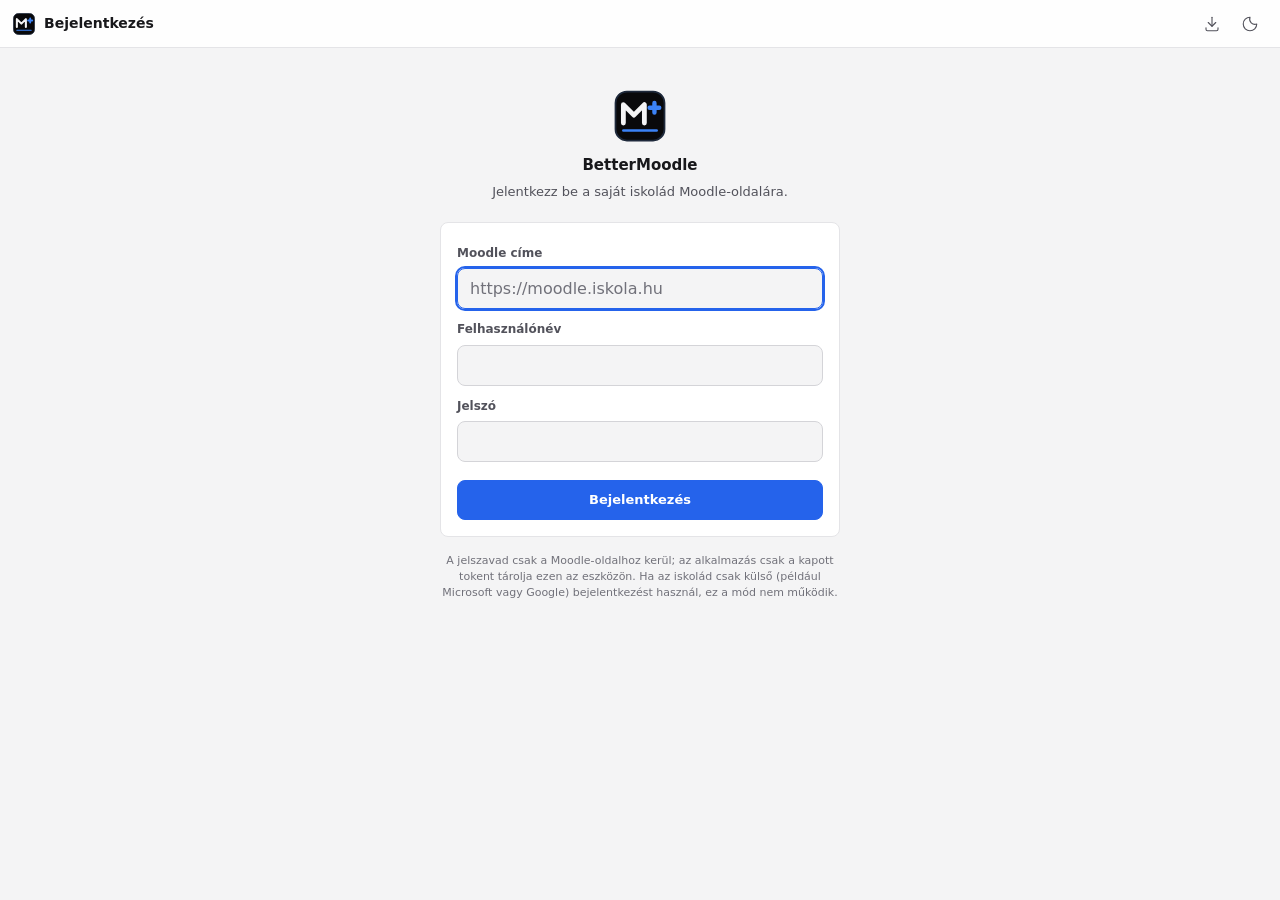
<file: webapp/index.html>
<!doctype html>
<html lang="hu">
<head>
  <meta charset="utf-8">
  <meta name="viewport" content="width=device-width, initial-scale=1, viewport-fit=cover">
  <meta http-equiv="Content-Security-Policy" content="default-src 'none'; script-src 'self'; style-src 'self'; img-src 'self' data: blob:; connect-src https: http://localhost:* http://127.0.0.1:*; media-src https: blob: http://localhost:* http://127.0.0.1:*; frame-src https://drive.google.com https://accounts.google.com https://www.youtube.com https://www.youtube-nocookie.com https://player.vimeo.com; manifest-src 'self'; worker-src 'self'; base-uri 'none'; form-action 'none'; object-src 'none'">
  <meta name="referrer" content="no-referrer">
  <title>BetterMoodle</title>
  <meta name="description" content="BetterMoodle: határidők, kurzusok és feladatbeadás a saját Moodle-oldaladról, egy telepíthető alkalmazásban.">
  <meta name="theme-color" content="#09090b" media="(prefers-color-scheme: dark)">
  <meta name="theme-color" content="#f4f4f5" media="(prefers-color-scheme: light)">
  <link rel="manifest" href="manifest.webmanifest">
  <link rel="icon" href="icons/logo.svg" type="image/svg+xml">
  <link rel="apple-touch-icon" href="icons/apple-touch-icon.png">
  <link rel="stylesheet" href="app.css">
  <script src="js/site.js" defer></script>
  <script src="js/api.js" defer></script>
  <script src="js/app.js" defer></script>
</head>
<body>
  <header class="topbar">
    <button id="bar-back" class="icon-btn" type="button" title="Vissza" aria-label="Vissza" hidden>
      <svg class="icon" viewBox="0 0 24 24" aria-hidden="true" focusable="false"><path d="M15 18l-6-6 6-6"/></svg>
    </button>
    <img class="bar-logo" src="icons/logo.svg" alt="" width="24" height="24">
    <span id="bar-title" class="bar-title">BetterMoodle</span>
    <div id="bar-actions" class="bar-actions"></div>
  </header>
  <main id="view" class="view">
    <noscript><p class="state">A BetterMoodle működéséhez engedélyezd a JavaScriptet.</p></noscript>
  </main>
  <div id="status" class="status" role="status" aria-live="polite" hidden></div>
  <dialog id="dialog" class="dialog"></dialog>
</body>
</html>
</file>
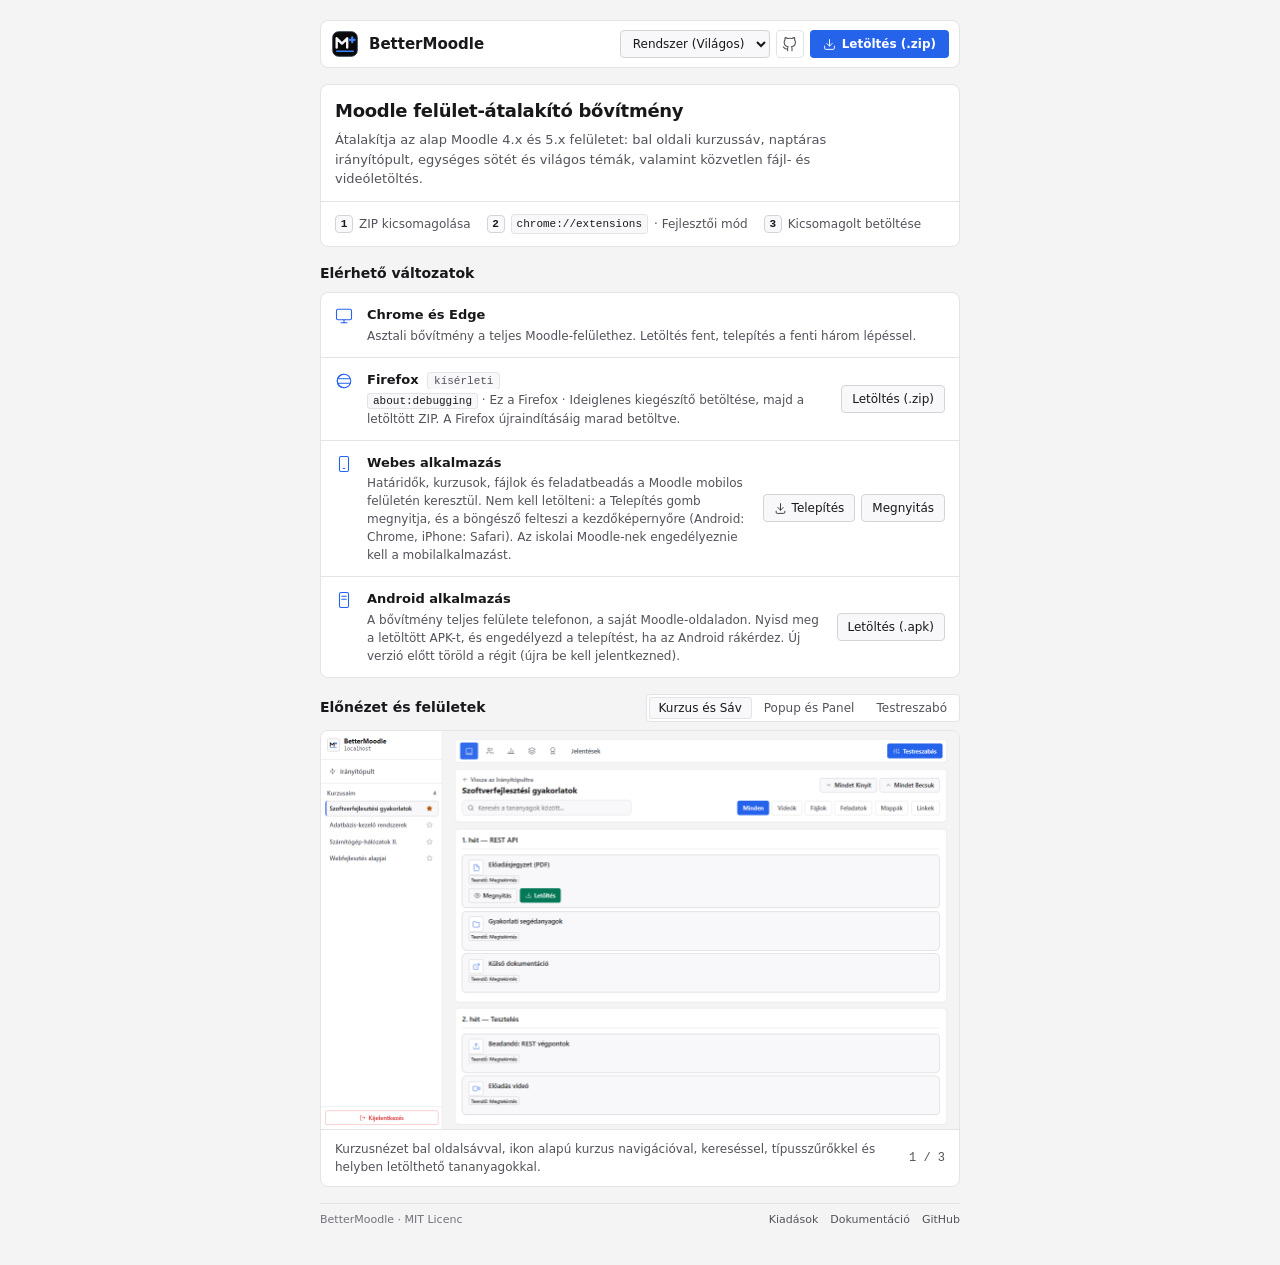
<file: website/index.html>
<!DOCTYPE html>
<html lang="hu">
<head>
  <meta charset="UTF-8" />
  <meta name="viewport" content="width=device-width, initial-scale=1.0" />
  <meta name="color-scheme" content="light dark" />
  <script>
    try {
      document.querySelector('meta[name="color-scheme"]').content = localStorage.getItem("color-scheme") ?? "light dark";
    } catch (_) {}
  </script>
  <title>BetterMoodle</title>
  <meta name="description" content="Moodle felület-átalakító bővítmény Chrome-hoz és Firefoxhoz, Android alkalmazással és telepíthető webes alkalmazással." />
  <link rel="canonical" href="https://csps0.github.io/BetterMoodle/" />

  <!-- Open Graph (Discord, Facebook, Instagram, Messenger, WhatsApp, LinkedIn) -->
  <meta property="og:type" content="website" />
  <meta property="og:site_name" content="BetterMoodle" />
  <meta property="og:locale" content="hu_HU" />
  <meta property="og:url" content="https://csps0.github.io/BetterMoodle/" />
  <meta property="og:title" content="BetterMoodle" />
  <meta property="og:description" content="Moodle felület-átalakító bővítmény Chrome-hoz és Firefoxhoz, telepíthető webes alkalmazással." />
  <meta property="og:image" content="https://csps0.github.io/BetterMoodle/assets/og-image.png?v=2" />
  <meta property="og:image:secure_url" content="https://csps0.github.io/BetterMoodle/assets/og-image.png?v=2" />
  <meta property="og:image:type" content="image/png" />
  <meta property="og:image:width" content="1200" />
  <meta property="og:image:height" content="630" />
  <meta property="og:image:alt" content="BetterMoodle felület előnézet" />

  <!-- Large preview card (X/Twitter; Discord also uses it to show the big image) -->
  <meta name="twitter:card" content="summary_large_image" />
  <meta name="twitter:title" content="BetterMoodle" />
  <meta name="twitter:description" content="Moodle felület-átalakító bővítmény Chrome-hoz és Firefoxhoz, telepíthető webes alkalmazással." />
  <meta name="twitter:image" content="https://csps0.github.io/BetterMoodle/assets/og-image.png?v=2" />
  <meta name="twitter:image:alt" content="BetterMoodle felület előnézet" />

  <!-- Embed accent (Discord side stripe) and mobile browser UI -->
  <meta name="theme-color" content="#2563eb" />

  <link rel="icon" type="image/svg+xml" href="assets/logo.svg" />
  <link rel="icon" type="image/png" sizes="32x32" href="assets/favicon-32.png" />
  <link rel="apple-touch-icon" sizes="180x180" href="assets/apple-touch-icon.png" />
  <link rel="stylesheet" href="styles.css" />
</head>
<body>
  <main class="page-shell">
    <!-- Top Control Bar -->
    <header class="top-control-bar" aria-label="Fő vezérlők">
      <div class="brand-group">
        <img src="assets/logo.svg" alt="BetterMoodle logó" class="brand-logo" width="28" height="28" />
        <div class="brand-meta">
          <span class="brand-name" title="BetterMoodle">BetterMoodle</span>
        </div>
      </div>

      <div class="top-actions">
        <select id="schemeSelect" class="scheme-select" aria-label="Megjelenési színmód">
          <option value="light dark">Rendszer</option>
          <option value="dark">Sötét</option>
          <option value="light">Világos</option>
        </select>

        <a
          href="https://github.com/CsPS0/BetterMoodle"
          target="_blank"
          rel="noopener noreferrer"
          class="btn-icon"
          title="BetterMoodle a GitHubon"
          aria-label="BetterMoodle a GitHubon"
        >
          <svg width="15" height="15" viewBox="0 0 24 24" fill="none" stroke="currentColor" stroke-width="1.75" stroke-linecap="round" stroke-linejoin="round" aria-hidden="true">
            <path d="M9 19c-5 1.5-5-2.5-7-3m14 6v-3.87a3.37 3.37 0 0 0-.94-2.61c3.14-.35 6.44-1.54 6.44-7A5.44 5.44 0 0 0 20 4.77 5.07 5.07 0 0 0 19.91 1S18.73.65 16 2.48a13.38 13.38 0 0 0-7 0C6.27.65 5.09 1 5.09 1A5.07 5.07 0 0 0 5 4.77a5.44 5.44 0 0 0-1.5 3.78c0 5.42 3.3 6.61 6.44 7A3.37 3.37 0 0 0 9 18.13V22" />
          </svg>
        </a>

        <a
          href="https://github.com/CsPS0/BetterMoodle/releases/latest/download/BetterMoodle.zip"
          class="btn-primary"
          title="Legújabb kiadás letöltése a GitHubról"
        >
          <svg width="13" height="13" viewBox="0 0 24 24" fill="none" stroke="currentColor" stroke-width="1.75" stroke-linecap="round" stroke-linejoin="round" aria-hidden="true">
            <path d="M21 15v4a2 2 0 0 1-2 2H5a2 2 0 0 1-2-2v-4" />
            <polyline points="7 10 12 15 17 10" />
            <line x1="12" y1="15" x2="12" y2="3" />
          </svg>
          <span>Letöltés (.zip)</span>
        </a>
      </div>
    </header>

    <!-- Introduction & Install Steps -->
    <section class="section-block" aria-labelledby="intro-heading">
      <div class="settings-group">
        <div class="settings-row">
          <div class="row-info">
            <h1 class="intro-title" id="intro-heading">Moodle felület-átalakító bővítmény</h1>
            <p class="intro-lead">
              Átalakítja az alap Moodle 4.x és 5.x felületet: bal oldali kurzussáv, naptáras irányítópult, egységes sötét és világos témák, valamint közvetlen fájl- és videóletöltés.
            </p>
          </div>
        </div>

        <div class="settings-row">
          <div class="step-strip" aria-label="Telepítési lépések Chrome-ban">
            <span class="step-item"><span class="step-num">1</span> ZIP kicsomagolása</span>
            <span class="step-item"><span class="step-num">2</span> <code>chrome://extensions</code> · Fejlesztői mód</span>
            <span class="step-item"><span class="step-num">3</span> Kicsomagolt betöltése</span>
          </div>
        </div>
      </div>
    </section>

    <!-- Platforms -->
    <section class="section-block" aria-labelledby="platforms-heading">
      <div class="section-bar">
        <h2 class="section-heading" id="platforms-heading">Elérhető változatok</h2>
      </div>
      <div class="settings-group">
        <div class="settings-row">
          <svg class="platform-icon" width="18" height="18" viewBox="0 0 24 24" fill="none" stroke="currentColor" stroke-width="1.5" stroke-linecap="round" stroke-linejoin="round" aria-hidden="true">
            <rect x="2" y="3" width="20" height="14" rx="2" />
            <line x1="8" y1="21" x2="16" y2="21" />
            <line x1="12" y1="17" x2="12" y2="21" />
          </svg>
          <div class="row-info">
            <span class="row-label">Chrome és Edge</span>
            <span class="row-desc">Asztali bővítmény a teljes Moodle-felülethez. Letöltés fent, telepítés a fenti három lépéssel.</span>
          </div>
        </div>

        <div class="settings-row">
          <svg class="platform-icon" width="18" height="18" viewBox="0 0 24 24" fill="none" stroke="currentColor" stroke-width="1.5" stroke-linecap="round" stroke-linejoin="round" aria-hidden="true">
            <circle cx="12" cy="12" r="9" />
            <path d="M12 3a9 9 0 0 0 0 18" />
            <path d="M3.6 9h16.8" />
            <path d="M3.6 15h16.8" />
          </svg>
          <div class="row-info">
            <span class="row-label">Firefox <span class="version-pill">kísérleti</span></span>
            <span class="row-desc"><code>about:debugging</code> · Ez a Firefox · Ideiglenes kiegészítő betöltése, majd a letöltött ZIP. A Firefox újraindításáig marad betöltve.</span>
          </div>
          <div class="row-control">
            <a href="https://github.com/CsPS0/BetterMoodle/releases/latest/download/BetterMoodle-firefox.zip" class="btn-secondary" title="Firefox-változat letöltése a GitHubról">Letöltés (.zip)</a>
          </div>
        </div>

        <div class="settings-row">
          <svg class="platform-icon" width="18" height="18" viewBox="0 0 24 24" fill="none" stroke="currentColor" stroke-width="1.5" stroke-linecap="round" stroke-linejoin="round" aria-hidden="true">
            <rect x="6" y="2" width="12" height="20" rx="2" />
            <line x1="11" y1="18" x2="13" y2="18" />
          </svg>
          <div class="row-info">
            <span class="row-label">Webes alkalmazás</span>
            <span class="row-desc">Határidők, kurzusok, fájlok és feladatbeadás a Moodle mobilos felületén keresztül. Nem kell letölteni: a Telepítés gomb megnyitja, és a böngésző felteszi a kezdőképernyőre (Android: Chrome, iPhone: Safari). Az iskolai Moodle-nek engedélyeznie kell a mobilalkalmazást.</span>
          </div>
          <div class="row-control">
            <a href="app/#/install" class="btn-secondary" title="A webes alkalmazás telepítése a kezdőképernyőre">
              <svg width="13" height="13" viewBox="0 0 24 24" fill="none" stroke="currentColor" stroke-width="1.5" stroke-linecap="round" stroke-linejoin="round" aria-hidden="true">
                <path d="M12 3v12" />
                <path d="M7 10l5 5 5-5" />
                <path d="M4 17v2a2 2 0 0 0 2 2h12a2 2 0 0 0 2-2v-2" />
              </svg>
              <span>Telepítés</span>
            </a>
            <a href="app/" class="btn-secondary" title="A webes alkalmazás megnyitása a böngészőben">Megnyitás</a>
          </div>
        </div>

        <div class="settings-row">
          <svg class="platform-icon" width="18" height="18" viewBox="0 0 24 24" fill="none" stroke="currentColor" stroke-width="1.5" stroke-linecap="round" stroke-linejoin="round" aria-hidden="true">
            <rect x="6" y="2" width="12" height="20" rx="2" />
            <path d="M9 7h6" />
            <path d="M9 11h6" />
          </svg>
          <div class="row-info">
            <span class="row-label">Android alkalmazás</span>
            <span class="row-desc">A bővítmény teljes felülete telefonon, a saját Moodle-oldaladon. Nyisd meg a letöltött APK-t, és engedélyezd a telepítést, ha az Android rákérdez. Új verzió előtt töröld a régit (újra be kell jelentkezned).</span>
          </div>
          <div class="row-control">
            <a href="https://github.com/CsPS0/BetterMoodle/releases/latest/download/BetterMoodle-android.apk" class="btn-secondary" title="Android alkalmazás letöltése a GitHubról">Letöltés (.apk)</a>
          </div>
        </div>
      </div>
    </section>

    <!-- Preview / Demo Screenshots -->
    <section class="section-block" aria-labelledby="preview-heading">
      <div class="section-bar">
        <h2 class="section-heading" id="preview-heading">Előnézet és felületek</h2>

        <div class="segment-tabs" role="tablist" aria-label="Előnézeti képernyők">
          <button
            type="button"
            class="segment-btn active"
            id="tab-dashboard"
            role="tab"
            aria-selected="true"
            aria-controls="panel-dashboard"
            data-target="dashboard"
          >
            Kurzus és Sáv
          </button>
          <button
            type="button"
            class="segment-btn"
            id="tab-popup"
            role="tab"
            aria-selected="false"
            aria-controls="panel-popup"
            data-target="popup"
          >
            Popup és Panel
          </button>
          <button
            type="button"
            class="segment-btn"
            id="tab-cinema"
            role="tab"
            aria-selected="false"
            aria-controls="panel-cinema"
            data-target="cinema"
          >
            Testreszabó
          </button>
        </div>
      </div>

      <div class="preview-card">
        <div class="preview-viewport">
          <div class="preview-panel" id="panel-dashboard" role="tabpanel" aria-labelledby="tab-dashboard">
            <picture>
              <source data-theme-source srcset="assets/preview-course-light.png" media="(prefers-color-scheme: light)" />
              <img
                src="assets/preview-course-dark.png"
                alt="BetterMoodle kurzusoldal bal oldalsávval, ikon alapú kurzus navigációval és szűrőkkel"
                class="preview-img"
                width="1280"
                height="800"
                fetchpriority="high"
              />
            </picture>
          </div>
          <div class="preview-panel" id="panel-popup" role="tabpanel" aria-labelledby="tab-popup" hidden>
            <picture>
              <source data-theme-source srcset="assets/preview-popup-light.png" media="(prefers-color-scheme: light)" />
              <img
                src="assets/preview-popup-dark.png"
                alt="BetterMoodle bővítmény popup és oldalsó panel"
                class="preview-img"
                width="1024"
                height="640"
                loading="lazy"
              />
            </picture>
          </div>
          <div class="preview-panel" id="panel-cinema" role="tabpanel" aria-labelledby="tab-cinema" hidden>
            <picture>
              <source data-theme-source srcset="assets/preview-customizer-light.png" media="(prefers-color-scheme: light)" />
              <img
                src="assets/preview-customizer-dark.png"
                alt="BetterMoodle naptáras irányítópult megnyitott Testreszabás panellel"
                class="preview-img"
                width="1280"
                height="800"
                loading="lazy"
              />
            </picture>
          </div>
        </div>
        <div class="preview-caption">
          <span id="previewCaptionText">Kurzusnézet bal oldalsávval, ikon alapú kurzus navigációval, kereséssel, típusszűrőkkel és helyben letölthető tananyagokkal.</span>
          <span class="mono tabular" id="previewIndexText">1 / 3</span>
        </div>
      </div>
    </section>

    <footer class="page-footer">
      <span>BetterMoodle · MIT Licenc</span>
      <div class="footer-links">
        <a href="https://github.com/CsPS0/BetterMoodle/releases" target="_blank" rel="noopener noreferrer" class="footer-link">Kiadások</a>
        <a href="https://github.com/CsPS0/BetterMoodle/tree/main/docs" target="_blank" rel="noopener noreferrer" class="footer-link">Dokumentáció</a>
        <a href="https://github.com/CsPS0/BetterMoodle" target="_blank" rel="noopener noreferrer" class="footer-link">GitHub</a>
      </div>
    </footer>
  </main>

  <script src="script.js"></script>
</body>
</html>
</file>
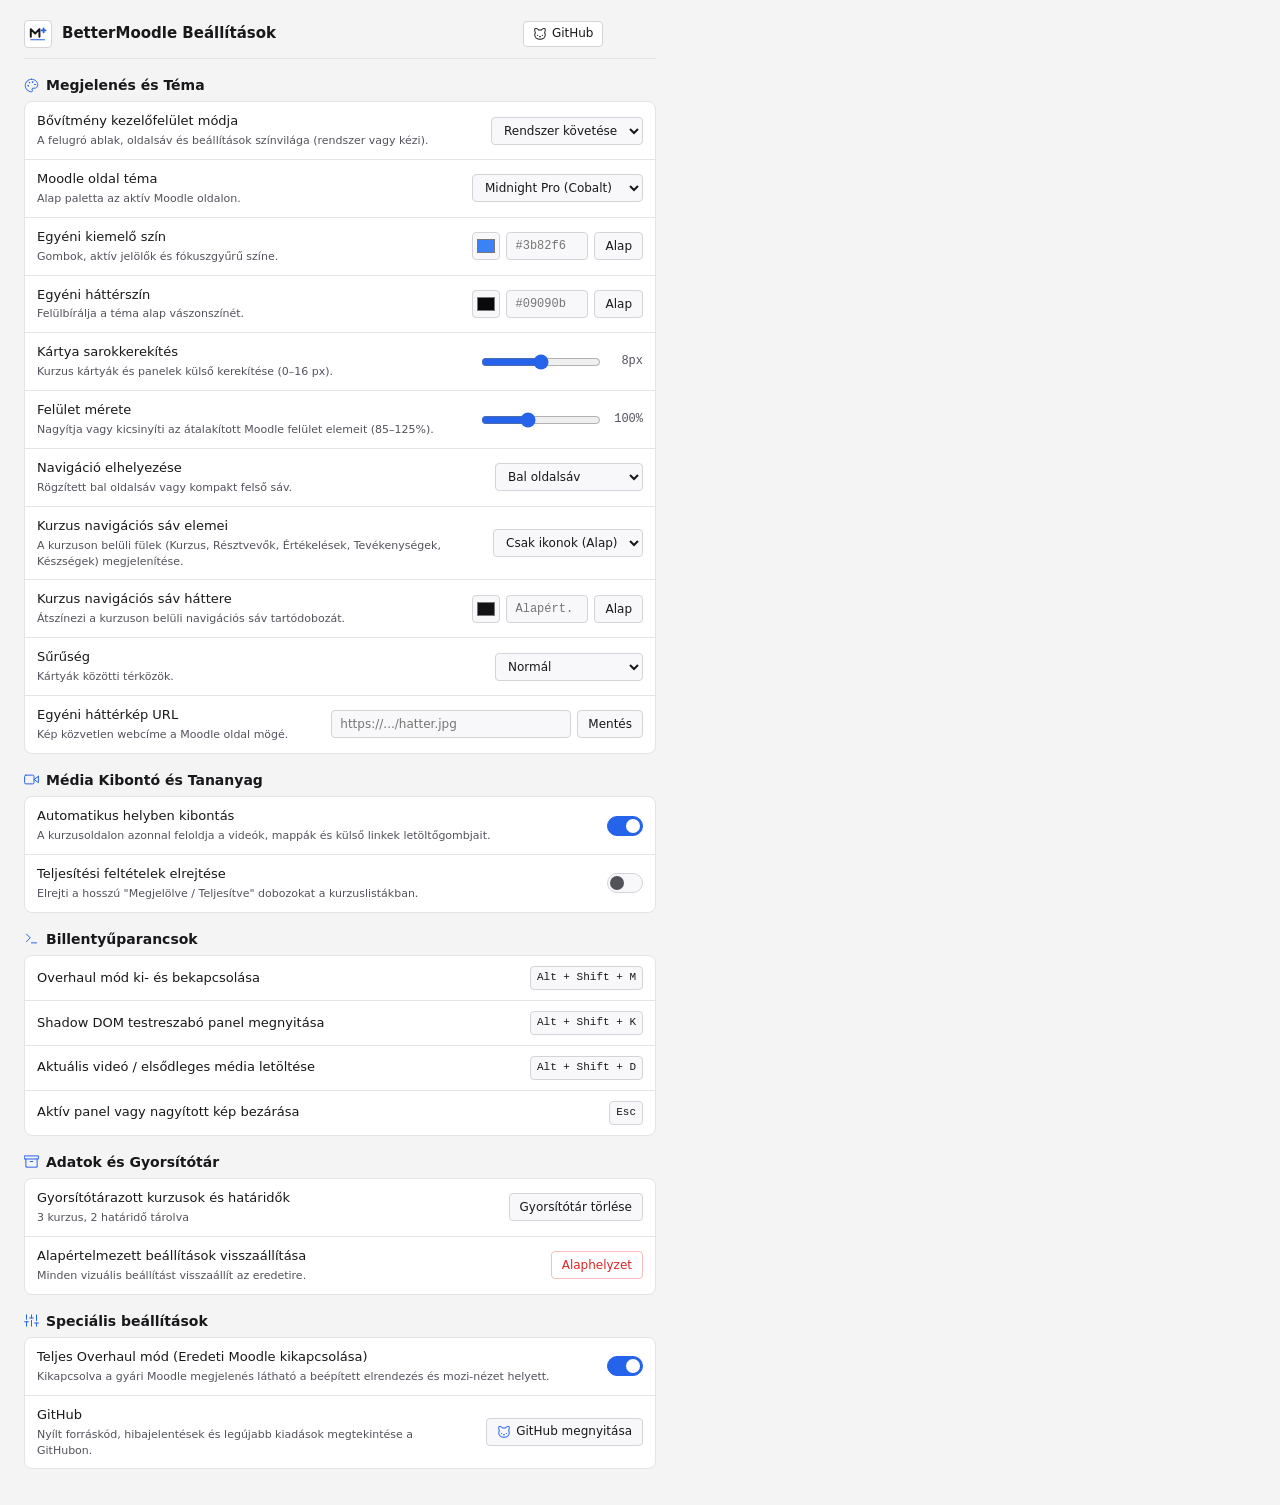
<file: extension/options/options.html>
<!DOCTYPE html>
<html lang="hu">
<head>
  <meta charset="UTF-8" />
  <meta name="viewport" content="width=device-width, initial-scale=1.0" />
  <title>BetterMoodle - Beállítások</title>
  <link rel="stylesheet" href="options.css" />
</head>
<body>
  <main class="options-shell">
    <header class="options-header">
      <div class="hdr-left">
        <span class="monogram" aria-hidden="true">
          <svg width="18" height="18" viewBox="16 24 100 82" fill="none" aria-hidden="true">
            <path d="M 26 80 V 38 L 50 62 L 74 38 V 80" stroke="currentColor" stroke-width="11" stroke-linecap="round" stroke-linejoin="round" />
            <path d="M 97 34 V 56 M 86 45 H 108" stroke="var(--accent, #3b82f6)" stroke-width="10" stroke-linecap="round" />
            <path d="M 26 97 H 102" stroke="var(--accent, #3b82f6)" stroke-width="6" stroke-linecap="round" />
          </svg>
        </span>
        <h1 class="page-title" title="BetterMoodle Beállítások">BetterMoodle Beállítások</h1>
      </div>
      <div class="hdr-right">
        <a
          href="https://github.com/CsPS0/BetterMoodle"
          target="_blank"
          rel="noopener noreferrer"
          class="gh-header-link"
          title="BetterMoodle a GitHubon"
        >
          <svg width="14" height="14" viewBox="0 0 24 24" fill="none" stroke="currentColor" stroke-width="1.75" stroke-linecap="round" stroke-linejoin="round" aria-hidden="true">
            <path d="M12 5c.67 0 1.35.09 2 .26 1.78-2 5.03-2.84 6.42-2.26 1.4.58-.42 7-.42 7 .57 1.07 1 2.24 1 3.44C21 17.9 16.97 21 12 21s-9-3.1-9-7.56c0-1.25.5-2.4 1-3.44 0 0-1.89-6.42-.5-7 1.39-.58 4.72.23 6.5 2.23A9.04 9.04 0 0 1 12 5Z" />
            <path d="M8 14v.5" />
            <path d="M16 14v.5" />
            <path d="M11.25 16.25h1.5L12 17l-.75-.75Z" />
          </svg>
          <span>GitHub</span>
        </a>
        <span class="save-status" id="saveStatus" role="status" aria-live="polite">Mentve</span>
        <span class="version-pill tabular" id="optVersion" hidden></span>
      </div>
    </header>

    <!-- Group 1: Interface & Theme Parity -->
    <section class="options-section" aria-labelledby="sec-appearance">
      <h2 class="section-heading" id="sec-appearance">
        <svg width="15" height="15" viewBox="0 0 24 24" fill="none" stroke="currentColor" stroke-width="1.6" stroke-linecap="round" stroke-linejoin="round" aria-hidden="true">
          <circle cx="13.5" cy="6.5" r=".5" fill="currentColor" />
          <circle cx="17.5" cy="10.5" r=".5" fill="currentColor" />
          <circle cx="8.5" cy="7.5" r=".5" fill="currentColor" />
          <circle cx="6.5" cy="12.5" r=".5" fill="currentColor" />
          <path d="M12 2C6.5 2 2 6.5 2 12s4.5 10 10 10c.926 0 1.648-.746 1.648-1.688 0-.437-.18-.835-.437-1.125-.29-.289-.438-.652-.438-1.125a1.64 1.64 0 0 1 1.668-1.668h1.996c3.051 0 5.555-2.503 5.555-5.554C21.965 6.012 17.461 2 12 2z" />
        </svg>
        <span>Megjelenés és Téma</span>
      </h2>
      <div class="settings-group">
        <div class="settings-row">
          <div class="row-info">
            <label for="optUiScheme" class="row-label">Bővítmény kezelőfelület módja</label>
            <span class="row-desc">A felugró ablak, oldalsáv és beállítások színvilága (rendszer vagy kézi).</span>
          </div>
          <div class="row-control">
            <select id="optUiScheme" class="select-control">
              <option value="auto">Rendszer követése</option>
              <option value="dark">Sötét</option>
              <option value="light">Világos</option>
            </select>
          </div>
        </div>

        <div class="settings-row">
          <div class="row-info">
            <label for="optTheme" class="row-label">Moodle oldal téma</label>
            <span class="row-desc">Alap paletta az aktív Moodle oldalon.</span>
          </div>
          <div class="row-control">
            <select id="optTheme" class="select-control">
              <option value="midnight">Midnight Pro (Cobalt)</option>
              <option value="oled">OLED Black (Emerald)</option>
              <option value="catppuccin">Catppuccin (Mocha)</option>
              <option value="light">Clean Light</option>
            </select>
          </div>
        </div>

        <div class="settings-row">
          <div class="row-info">
            <label for="optAccentHex" class="row-label">Egyéni kiemelő szín</label>
            <span class="row-desc">Gombok, aktív jelölők és fókuszgyűrű színe.</span>
          </div>
          <div class="row-control">
            <input type="color" id="optAccentPicker" class="color-picker" aria-label="Kiemelő szín kiválasztó" />
            <input type="text" id="optAccentHex" class="input-control hex-input" placeholder="#3b82f6" maxlength="7" aria-label="Kiemelő szín hex kód" />
            <button type="button" id="optAccentReset" class="btn-secondary">Alap</button>
          </div>
        </div>

        <div class="settings-row">
          <div class="row-info">
            <label for="optBgHex" class="row-label">Egyéni háttérszín</label>
            <span class="row-desc">Felülbírálja a téma alap vászonszínét.</span>
          </div>
          <div class="row-control">
            <input type="color" id="optBgPicker" class="color-picker" aria-label="Háttérszín kiválasztó" />
            <input type="text" id="optBgHex" class="input-control hex-input" placeholder="#09090b" maxlength="7" aria-label="Háttérszín hex kód" />
            <button type="button" id="optBgReset" class="btn-secondary">Alap</button>
          </div>
        </div>

        <div class="settings-row">
          <div class="row-info">
            <label for="optCardRadius" class="row-label">Kártya sarokkerekítés</label>
            <span class="row-desc">Kurzus kártyák és panelek külső kerekítése (0–16 px).</span>
          </div>
          <div class="row-control">
            <input type="range" id="optCardRadius" class="range-control" min="0" max="16" step="2" />
            <span class="range-value tabular" id="optRadiusVal">8px</span>
          </div>
        </div>

        <div class="settings-row">
          <div class="row-info">
            <label for="optUiScale" class="row-label">Felület mérete</label>
            <span class="row-desc">Nagyítja vagy kicsinyíti az átalakított Moodle felület elemeit (85–125%).</span>
          </div>
          <div class="row-control">
            <input type="range" id="optUiScale" class="range-control" min="85" max="125" step="5" />
            <span class="range-value tabular" id="optScaleVal">100%</span>
          </div>
        </div>

        <div class="settings-row">
          <div class="row-info">
            <label for="optNavStyle" class="row-label">Navigáció elhelyezése</label>
            <span class="row-desc">Rögzített bal oldalsáv vagy kompakt felső sáv.</span>
          </div>
          <div class="row-control">
            <select id="optNavStyle" class="select-control">
              <option value="sidebar">Bal oldalsáv</option>
              <option value="topbar">Felső sáv</option>
            </select>
          </div>
        </div>

        <div class="settings-row">
          <div class="row-info">
            <label for="optCourseNavStyle" class="row-label">Kurzus navigációs sáv elemei</label>
            <span class="row-desc">A kurzuson belüli fülek (Kurzus, Résztvevők, Értékelések, Tevékenységek, Készségek) megjelenítése.</span>
          </div>
          <div class="row-control">
            <select id="optCourseNavStyle" class="select-control">
              <option value="icons">Csak ikonok (Alap)</option>
              <option value="both">Ikonok és szöveg</option>
              <option value="text">Csak szöveg</option>
            </select>
          </div>
        </div>

        <div class="settings-row">
          <div class="row-info">
            <label for="optCourseNavBgHex" class="row-label">Kurzus navigációs sáv háttere</label>
            <span class="row-desc">Átszínezi a kurzuson belüli navigációs sáv tartódobozát.</span>
          </div>
          <div class="row-control">
            <input type="color" id="optCourseNavBgPicker" class="color-picker" aria-label="Kurzus navigációs sáv háttérszín kiválasztó" />
            <input type="text" id="optCourseNavBgHex" class="input-control hex-input" placeholder="Alapért." maxlength="7" aria-label="Kurzus navigációs sáv hex kód" />
            <button type="button" id="optCourseNavBgReset" class="btn-secondary">Alap</button>
          </div>
        </div>

        <div class="settings-row">
          <div class="row-info">
            <label for="optDensity" class="row-label">Sűrűség</label>
            <span class="row-desc">Kártyák közötti térközök.</span>
          </div>
          <div class="row-control">
            <select id="optDensity" class="select-control">
              <option value="normal">Normál</option>
              <option value="compact">Kompakt</option>
            </select>
          </div>
        </div>

        <div class="settings-row">
          <div class="row-info">
            <label for="optWallpaperUrl" class="row-label">Egyéni háttérkép URL</label>
            <span class="row-desc">Kép közvetlen webcíme a Moodle oldal mögé.</span>
          </div>
          <div class="row-control">
            <input type="url" id="optWallpaperUrl" class="input-control url-input" placeholder="https://.../hatter.jpg" aria-label="Háttérkép URL" />
            <button type="button" id="optWallpaperSave" class="btn-secondary">Mentés</button>
          </div>
        </div>
      </div>
    </section>

    <!-- Group 2: Media & Workflow -->
    <section class="options-section" aria-labelledby="sec-media">
      <h2 class="section-heading" id="sec-media">
        <svg width="15" height="15" viewBox="0 0 24 24" fill="none" stroke="currentColor" stroke-width="1.6" stroke-linecap="round" stroke-linejoin="round" aria-hidden="true">
          <polygon points="23 7 16 12 23 17 23 7" />
          <rect x="1" y="5" width="15" height="14" rx="2" ry="2" />
        </svg>
        <span>Média Kibontó és Tananyag</span>
      </h2>
      <div class="settings-group">
        <div class="settings-row">
          <div class="row-info">
            <label for="optAutoUnwrap" class="row-label">Automatikus helyben kibontás</label>
            <span class="row-desc">A kurzusoldalon azonnal feloldja a videók, mappák és külső linkek letöltőgombjait.</span>
          </div>
          <div class="row-control">
            <label class="switch">
              <input type="checkbox" id="optAutoUnwrap" aria-label="Automatikus helyben kibontás" />
              <span class="switch-track"></span>
            </label>
          </div>
        </div>

        <div class="settings-row">
          <div class="row-info">
            <label for="optHideCompletion" class="row-label">Teljesítési feltételek elrejtése</label>
            <span class="row-desc">Elrejti a hosszú "Megjelölve / Teljesítve" dobozokat a kurzuslistákban.</span>
          </div>
          <div class="row-control">
            <label class="switch">
              <input type="checkbox" id="optHideCompletion" aria-label="Teljesítési feltételek elrejtése" />
              <span class="switch-track"></span>
            </label>
          </div>
        </div>
      </div>
    </section>

    <!-- Group 3: Keyboard Shortcuts -->
    <section class="options-section" aria-labelledby="sec-shortcuts">
      <h2 class="section-heading" id="sec-shortcuts">
        <svg width="15" height="15" viewBox="0 0 24 24" fill="none" stroke="currentColor" stroke-width="1.6" stroke-linecap="round" stroke-linejoin="round" aria-hidden="true">
          <polyline points="4 17 10 11 4 5" />
          <line x1="12" y1="19" x2="20" y2="19" />
        </svg>
        <span>Billentyűparancsok</span>
      </h2>
      <div class="settings-group">
        <div class="settings-row">
          <div class="row-info">
            <span class="row-label">Overhaul mód ki- és bekapcsolása</span>
          </div>
          <div class="row-control"><kbd>Alt + Shift + M</kbd></div>
        </div>
        <div class="settings-row">
          <div class="row-info">
            <span class="row-label">Shadow DOM testreszabó panel megnyitása</span>
          </div>
          <div class="row-control"><kbd>Alt + Shift + K</kbd></div>
        </div>
        <div class="settings-row">
          <div class="row-info">
            <span class="row-label">Aktuális videó / elsődleges média letöltése</span>
          </div>
          <div class="row-control"><kbd>Alt + Shift + D</kbd></div>
        </div>
        <div class="settings-row">
          <div class="row-info">
            <span class="row-label">Aktív panel vagy nagyított kép bezárása</span>
          </div>
          <div class="row-control"><kbd>Esc</kbd></div>
        </div>
      </div>
    </section>

    <!-- Group 4: Storage Management -->
    <section class="options-section" aria-labelledby="sec-storage">
      <h2 class="section-heading" id="sec-storage">
        <svg width="15" height="15" viewBox="0 0 24 24" fill="none" stroke="currentColor" stroke-width="1.6" stroke-linecap="round" stroke-linejoin="round" aria-hidden="true">
          <polyline points="21 8 21 21 3 21 3 8" />
          <rect x="1" y="3" width="22" height="5" />
          <line x1="10" y1="12" x2="14" y2="12" />
        </svg>
        <span>Adatok és Gyorsítótár</span>
      </h2>
      <div class="settings-group">
        <div class="settings-row">
          <div class="row-info">
            <span class="row-label">Gyorsítótárazott kurzusok és határidők</span>
            <span class="row-desc tabular" id="optCacheStats">0 kurzus, 0 határidő tárolva</span>
          </div>
          <div class="row-control">
            <button type="button" id="optClearCache" class="btn-secondary">Gyorsítótár törlése</button>
          </div>
        </div>
        <div class="settings-row">
          <div class="row-info">
            <span class="row-label">Alapértelmezett beállítások visszaállítása</span>
            <span class="row-desc">Minden vizuális beállítást visszaállít az eredetire.</span>
          </div>
          <div class="row-control">
            <button type="button" id="optResetAll" class="btn-danger">Alaphelyzet</button>
          </div>
        </div>
      </div>
    </section>

    <!-- Group 5: Advanced Settings & Project Info -->
    <section class="options-section" aria-labelledby="sec-advanced">
      <h2 class="section-heading" id="sec-advanced">
        <svg width="15" height="15" viewBox="0 0 24 24" fill="none" stroke="currentColor" stroke-width="1.6" stroke-linecap="round" stroke-linejoin="round" aria-hidden="true">
          <line x1="4" y1="21" x2="4" y2="14" />
          <line x1="4" y1="10" x2="4" y2="3" />
          <line x1="12" y1="21" x2="12" y2="12" />
          <line x1="12" y1="8" x2="12" y2="3" />
          <line x1="20" y1="21" x2="20" y2="16" />
          <line x1="20" y1="12" x2="20" y2="3" />
          <line x1="1" y1="14" x2="7" y2="14" />
          <line x1="9" y1="8" x2="15" y2="8" />
          <line x1="17" y1="16" x2="23" y2="16" />
        </svg>
        <span>Speciális beállítások</span>
      </h2>
      <div class="settings-group">
        <div class="settings-row">
          <div class="row-info">
            <label for="optOverhaulMode" class="row-label">Teljes Overhaul mód (Eredeti Moodle kikapcsolása)</label>
            <span class="row-desc">Kikapcsolva a gyári Moodle megjelenés látható a beépített elrendezés és mozi-nézet helyett.</span>
          </div>
          <div class="row-control">
            <label class="switch">
              <input type="checkbox" id="optOverhaulMode" aria-label="Teljes Overhaul mód" />
              <span class="switch-track"></span>
            </label>
          </div>
        </div>

        <div class="settings-row">
          <div class="row-info">
            <span class="row-label">GitHub</span>
            <span class="row-desc">Nyílt forráskód, hibajelentések és legújabb kiadások megtekintése a GitHubon.</span>
          </div>
          <div class="row-control">
            <a
              href="https://github.com/CsPS0/BetterMoodle"
              target="_blank"
              rel="noopener noreferrer"
              id="optGithubRepoLink"
              class="btn-secondary btn-github-cat"
              title="BetterMoodle a GitHubon"
            >
              <svg width="14" height="14" viewBox="0 0 24 24" fill="none" stroke="currentColor" stroke-width="1.75" stroke-linecap="round" stroke-linejoin="round" aria-hidden="true">
                <path d="M12 5c.67 0 1.35.09 2 .26 1.78-2 5.03-2.84 6.42-2.26 1.4.58-.42 7-.42 7 .57 1.07 1 2.24 1 3.44C21 17.9 16.97 21 12 21s-9-3.1-9-7.56c0-1.25.5-2.4 1-3.44 0 0-1.89-6.42-.5-7 1.39-.58 4.72.23 6.5 2.23A9.04 9.04 0 0 1 12 5Z" />
                <path d="M8 14v.5" />
                <path d="M16 14v.5" />
                <path d="M11.25 16.25h1.5L12 17l-.75-.75Z" />
              </svg>
              <span>GitHub megnyitása</span>
            </a>
          </div>
        </div>
      </div>
    </section>
  </main>

  <script src="options.js"></script>
</body>
</html>
</file>
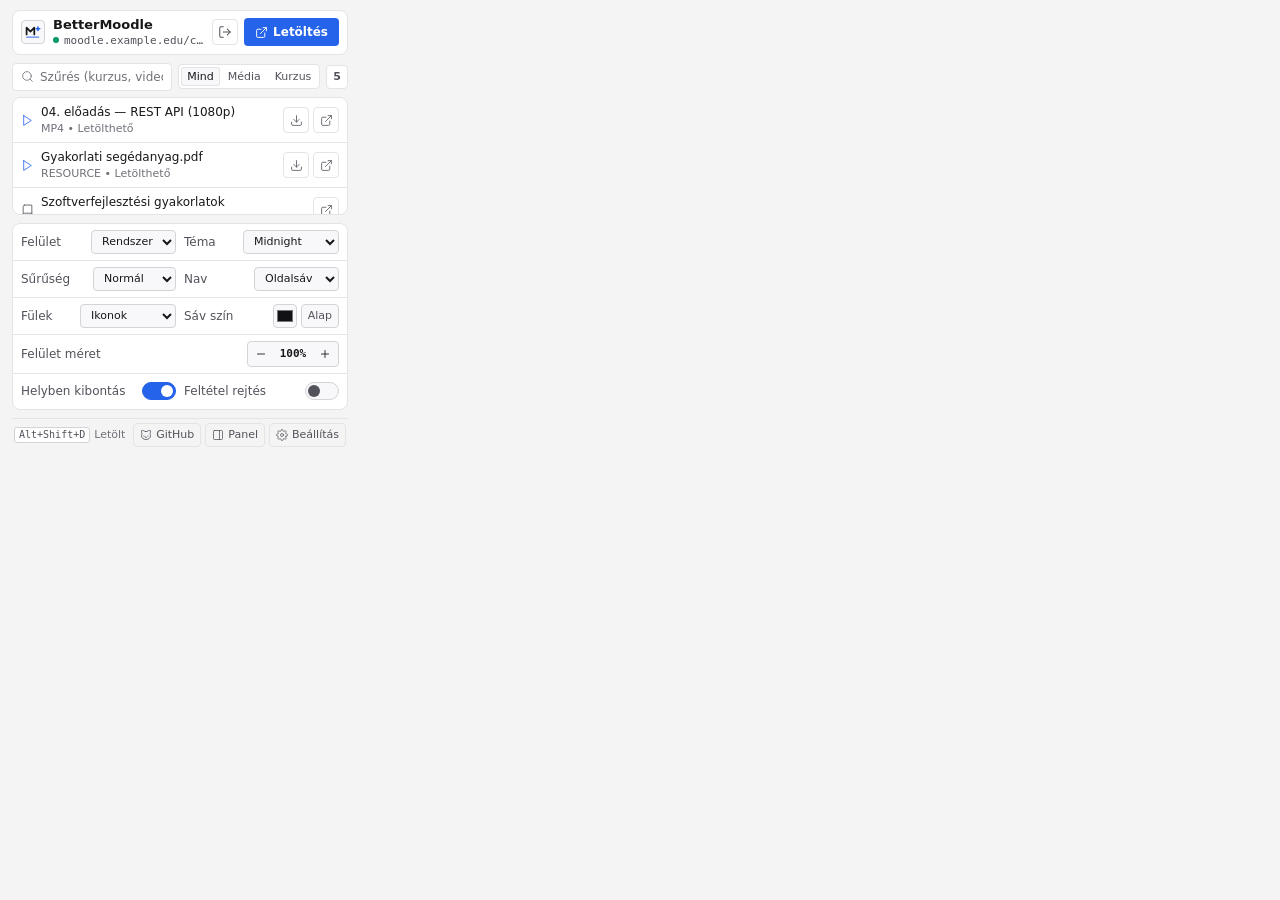
<file: extension/popup/popup.html>
<!DOCTYPE html>
<html lang="hu">
<head>
  <meta charset="UTF-8" />
  <meta name="viewport" content="width=device-width, initial-scale=1.0" />
  <title>BetterMoodle</title>
  <link rel="stylesheet" href="popup.css" />
</head>
<body>
  <!-- Core Control 1: Primary sign-out & active page CTA (strictly inside top 60px) -->
  <header class="top-control-bar" aria-label="Fő vezérlők">
    <div class="brand-status">
      <span class="monogram" aria-hidden="true">
        <svg width="16" height="16" viewBox="16 24 100 82" fill="none" aria-hidden="true">
          <path d="M 26 80 V 38 L 50 62 L 74 38 V 80" stroke="currentColor" stroke-width="11" stroke-linecap="round" stroke-linejoin="round" />
          <path d="M 97 34 V 56 M 86 45 H 108" stroke="var(--accent, #3b82f6)" stroke-width="10" stroke-linecap="round" />
          <path d="M 26 97 H 102" stroke="var(--accent, #3b82f6)" stroke-width="6" stroke-linecap="round" />
        </svg>
      </span>
      <div class="host-meta">
        <span class="app-name" title="BetterMoodle">BetterMoodle</span>
        <span class="host-line">
          <span class="status-dot" id="moodleStatusDot" aria-hidden="true"></span>
          <span class="host-text" id="activeHostText" title="Nincs aktív Moodle oldal">Nincs Moodle oldal</span>
        </span>
      </div>
    </div>

    <div class="top-actions">
      <button type="button" class="btn-icon" id="signOutBtn" title="Kijelentkezés a Moodle fiókból" aria-label="Kijelentkezés a Moodle fiókból" disabled>
        <svg width="14" height="14" viewBox="0 0 24 24" fill="none" stroke="currentColor" stroke-width="1.75" stroke-linecap="round" stroke-linejoin="round" aria-hidden="true">
          <path d="M9 21H5a2 2 0 0 1-2-2V5a2 2 0 0 1 2-2h4" />
          <polyline points="16 17 21 12 16 7" />
          <line x1="21" y1="12" x2="9" y2="12" />
        </svg>
      </button>
      <button type="button" class="btn-primary" id="primaryActionBtn" title="Moodle Irányítópult megnyitása">
        <svg width="13" height="13" viewBox="0 0 24 24" fill="none" stroke="currentColor" stroke-width="1.75" stroke-linecap="round" stroke-linejoin="round" aria-hidden="true">
          <path d="M18 13v6a2 2 0 0 1-2 2H5a2 2 0 0 1-2-2V8a2 2 0 0 1 2-2h6" />
          <polyline points="15 3 21 3 21 9" />
          <line x1="10" y1="14" x2="21" y2="3" />
        </svg>
        <span id="primaryActionLabel">Moodle</span>
      </button>
    </div>
  </header>

  <!-- Core Control 2: Live media/files + course quick filter & status list -->
  <section class="quick-explorer" aria-label="Gyors elérés és aktív média">
    <div class="explorer-toolbar">
      <div class="search-box">
        <svg width="13" height="13" viewBox="0 0 24 24" fill="none" stroke="currentColor" stroke-width="1.5" stroke-linecap="round" stroke-linejoin="round" aria-hidden="true">
          <circle cx="11" cy="11" r="8" />
          <line x1="21" y1="21" x2="16.65" y2="16.65" />
        </svg>
        <input
          type="text"
          id="quickFilterInput"
          class="search-input"
          placeholder="Szűrés (kurzus, videó, fájl)..."
          aria-label="Szűrés kurzusok és aktív fájlok között"
        />
      </div>

      <div class="segment-tabs" role="tablist" aria-label="Lista nézet szűrő">
        <button type="button" class="segment-btn active" id="tabAll" data-filter="all" role="tab" aria-selected="true">Mind</button>
        <button type="button" class="segment-btn" id="tabMedia" data-filter="media" role="tab" aria-selected="false">Média</button>
        <button type="button" class="segment-btn" id="tabCourses" data-filter="courses" role="tab" aria-selected="false">Kurzus</button>
      </div>

      <span class="count-pill tabular" id="explorerCount" title="Találatok száma">0</span>
    </div>

    <div class="explorer-list" id="explorerList" role="list" aria-label="Média és kurzus lista"></div>
  </section>

  <!-- Core Control 3: Compact grouped 1px-bordered settings -->
  <section aria-label="Gyors beállítások">
    <div class="settings-group">
      <div class="settings-row">
        <div class="row-pair">
          <div class="field-inline">
            <label for="uiScheme" class="field-label" title="Kezelőfelület megjelenése">Felület</label>
            <select id="uiScheme" class="compact-select" aria-label="Kezelőfelület színmód">
              <option value="auto">Rendszer</option>
              <option value="dark">Sötét</option>
              <option value="light">Világos</option>
            </select>
          </div>
          <div class="field-inline">
            <label for="theme" class="field-label" title="Moodle oldal téma">Téma</label>
            <select id="theme" class="compact-select" aria-label="Moodle téma előbeállítás">
              <option value="midnight">Midnight</option>
              <option value="oled">OLED</option>
              <option value="catppuccin">Catppuccin</option>
              <option value="light">Light</option>
            </select>
          </div>
        </div>
      </div>

      <div class="settings-row">
        <div class="row-pair">
          <div class="field-inline">
            <label for="density" class="field-label" title="Naptár és listák sűrűsége">Sűrűség</label>
            <select id="density" class="compact-select" aria-label="Felület sűrűsége">
              <option value="normal">Normál</option>
              <option value="compact">Kompakt</option>
            </select>
          </div>
          <div class="field-inline">
            <label for="navStyle" class="field-label" title="Moodle navigáció helye">Nav</label>
            <select id="navStyle" class="compact-select" aria-label="Navigációs sáv típusa">
              <option value="sidebar">Oldalsáv</option>
              <option value="topbar">Felső sáv</option>
            </select>
          </div>
        </div>
      </div>

      <div class="settings-row">
        <div class="row-pair">
          <div class="field-inline">
            <label for="courseNavStyle" class="field-label" title="Kurzus belső navigációs sáv elemei">Fülek</label>
            <select id="courseNavStyle" class="compact-select" aria-label="Kurzus navigáció stílusa">
              <option value="icons">Ikonok</option>
              <option value="both">Ikon+szöveg</option>
              <option value="text">Szöveg</option>
            </select>
          </div>
          <div class="field-inline">
            <label for="courseNavBgPicker" class="field-label" title="Kurzus sáv háttérszíne">Sáv szín</label>
            <div class="color-mini-pair">
              <input type="color" id="courseNavBgPicker" class="compact-color" value="#121215" aria-label="Kurzus navigációs sáv színe" />
              <button type="button" class="btn-mini-reset" id="courseNavBgReset" title="Sáv szín alaphelyzetbe">Alap</button>
            </div>
          </div>
        </div>
      </div>

      <div class="settings-row">
        <span class="field-label" title="Oldal nagyítása / kicsinyítése (85% – 125%)">Felület méret</span>
        <div class="scale-stepper" role="group" aria-label="Felület méret beállítása">
          <button type="button" class="scale-btn" id="popupScaleDec" aria-label="Felület kicsinyítése" title="Kisebb (-5%)"><svg width="12" height="12" viewBox="0 0 24 24" fill="none" stroke="currentColor" stroke-width="1.75" stroke-linecap="round" aria-hidden="true"><line x1="5" y1="12" x2="19" y2="12" /></svg></button>
          <span class="scale-value tabular" id="popupScaleVal" title="Aktuális nagyítás">100%</span>
          <button type="button" class="scale-btn" id="popupScaleInc" aria-label="Felület nagyítása" title="Nagyobb (+5%)"><svg width="12" height="12" viewBox="0 0 24 24" fill="none" stroke="currentColor" stroke-width="1.75" stroke-linecap="round" aria-hidden="true"><line x1="12" y1="5" x2="12" y2="19" /><line x1="5" y1="12" x2="19" y2="12" /></svg></button>
        </div>
      </div>

      <div class="settings-row">
        <div class="toggle-pair">
          <div class="toggle-cell">
            <label for="autoUnwrap" class="field-label" title="Mappák, videók és linkek azonnali kibontása">Helyben kibontás</label>
            <label class="switch">
              <input type="checkbox" id="autoUnwrap" aria-label="Automatikus helyben kibontás" />
              <span class="switch-track"></span>
            </label>
          </div>
          <div class="toggle-cell">
            <label for="hideCompletion" class="field-label" title="Teljesítési feltételek elrejtése">Feltétel rejtés</label>
            <label class="switch">
              <input type="checkbox" id="hideCompletion" aria-label="Teljesítési feltételek elrejtése" />
              <span class="switch-track"></span>
            </label>
          </div>
        </div>
      </div>
    </div>
  </section>

  <!-- Keyboard Shortcuts & Surface Navigation -->
  <footer class="shortcut-bar" aria-label="Gyorsbillentyűk és panelek">
    <div class="kbd-list">
      <span class="kbd-hint" title="Aktív videó vagy fájl letöltése"><kbd>Alt+Shift+D</kbd> Letöltés</span>
    </div>

    <div class="footer-actions">
      <a
        href="https://github.com/CsPS0/BetterMoodle"
        target="_blank"
        rel="noopener noreferrer"
        class="btn-link-compact"
        title="BetterMoodle a GitHubon"
        aria-label="BetterMoodle a GitHubon"
      >
        <svg width="12" height="12" viewBox="0 0 24 24" fill="none" stroke="currentColor" stroke-width="1.65" stroke-linecap="round" stroke-linejoin="round" aria-hidden="true">
          <path d="M12 5c.67 0 1.35.09 2 .26 1.78-2 5.03-2.84 6.42-2.26 1.4.58-.42 7-.42 7 .57 1.07 1 2.24 1 3.44C21 17.9 16.97 21 12 21s-9-3.1-9-7.56c0-1.25.5-2.4 1-3.44 0 0-1.89-6.42-.5-7 1.39-.58 4.72.23 6.5 2.23A9.04 9.04 0 0 1 12 5Z" />
          <path d="M8 14v.5" />
          <path d="M16 14v.5" />
          <path d="M11.25 16.25h1.5L12 17l-.75-.75Z" />
        </svg>
        <span>GitHub</span>
      </a>
      <button type="button" class="btn-link-compact" id="openSidePanelBtn" title="Oldalsó panel megnyitása">
        <svg width="12" height="12" viewBox="0 0 24 24" fill="none" stroke="currentColor" stroke-width="1.5" stroke-linecap="round" stroke-linejoin="round" aria-hidden="true">
          <rect x="3" y="3" width="18" height="18" rx="2" />
          <line x1="15" y1="3" x2="15" y2="21" />
        </svg>
        <span>Panel</span>
      </button>
      <button type="button" class="btn-link-compact" id="openOptionsBtn" title="Részletes beállítások">
        <svg width="12" height="12" viewBox="0 0 24 24" fill="none" stroke="currentColor" stroke-width="1.5" stroke-linecap="round" stroke-linejoin="round" aria-hidden="true">
          <circle cx="12" cy="12" r="3" />
          <path d="M19.4 15a1.65 1.65 0 0 0 .33 1.82l.06.06a2 2 0 1 1-2.83 2.83l-.06-.06a1.65 1.65 0 0 0-1.82-.33 1.65 1.65 0 0 0-1 1.51V21a2 2 0 0 1-4 0v-.09A1.65 1.65 0 0 0 9 19.4a1.65 1.65 0 0 0-1.82.33l-.06.06a2 2 0 1 1-2.83-2.83l.06-.06a1.65 1.65 0 0 0 .33-1.82 1.65 1.65 0 0 0-1.51-1H3a2 2 0 0 1 0-4h.09A1.65 1.65 0 0 0 4.6 9a1.65 1.65 0 0 0-.33-1.82l-.06-.06a2 2 0 1 1 2.83-2.83l.06.06a1.65 1.65 0 0 0 1.82.33H9a1.65 1.65 0 0 0 1-1.51V3a2 2 0 0 1 4 0v.09a1.65 1.65 0 0 0 1 1.51 1.65 1.65 0 0 0 1.82-.33l.06-.06a2 2 0 1 1 2.83 2.83l-.06.06a1.65 1.65 0 0 0-.33 1.82V9a1.65 1.65 0 0 0 1.51 1H21a2 2 0 0 1 0 4h-.09a1.65 1.65 0 0 0-1.51 1z" />
        </svg>
        <span>Beállítás</span>
      </button>
    </div>
  </footer>

  <script src="popup.js"></script>
</body>
</html>
</file>
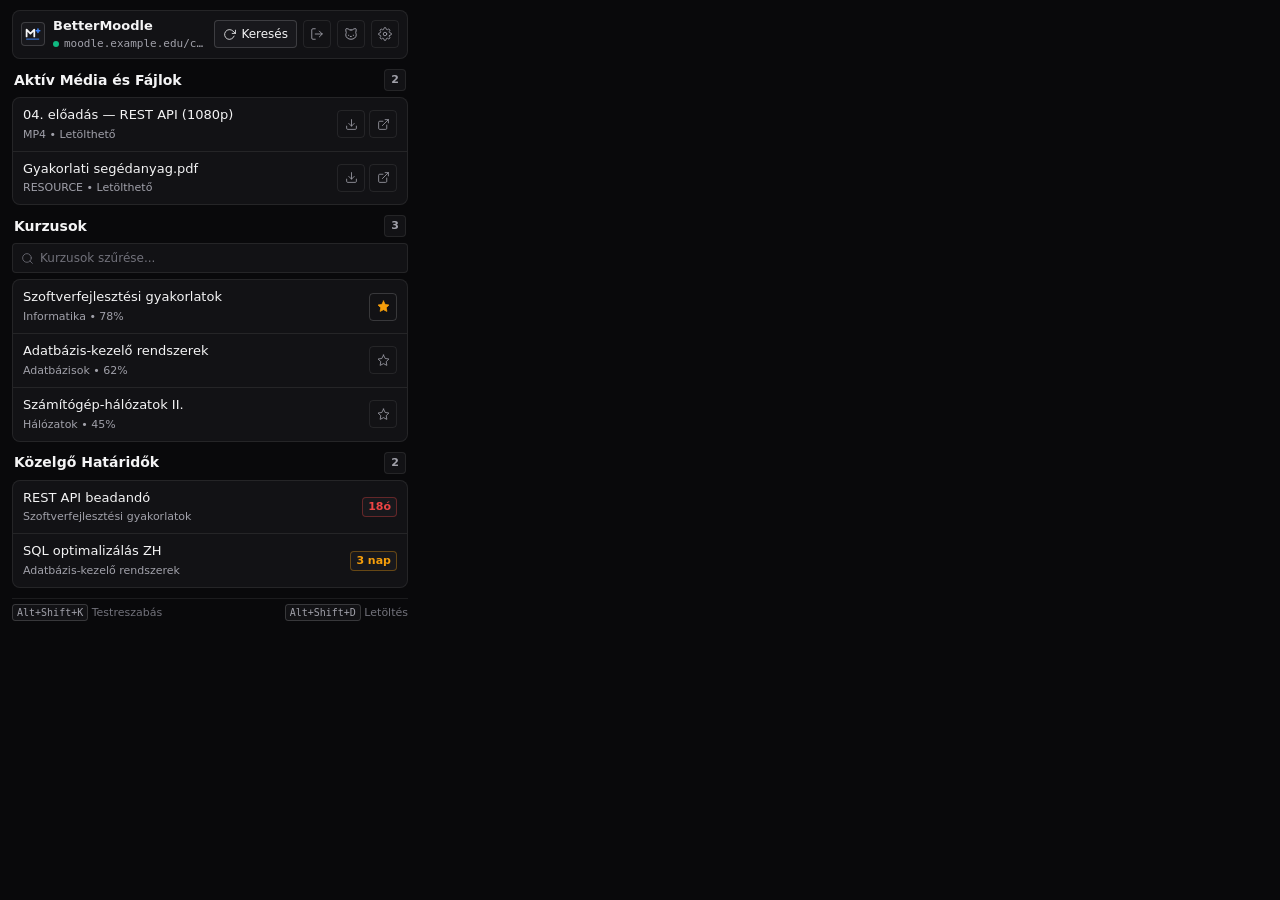
<file: extension/sidepanel/sidepanel.html>
<!DOCTYPE html>
<html lang="hu">
<head>
  <meta charset="UTF-8" />
  <meta name="viewport" content="width=device-width, initial-scale=1.0" />
  <title>BetterMoodle Oldalsó Panel</title>
  <link rel="stylesheet" href="sidepanel.css" />
</head>
<body>
  <!-- Top Primary Bar (<= 52px) -->
  <header class="sp-topbar" aria-label="Oldalsó panel fő vezérlők">
    <div class="sp-brand">
      <span class="monogram" aria-hidden="true">
        <svg width="16" height="16" viewBox="16 24 100 82" fill="none" aria-hidden="true">
          <path d="M 26 80 V 38 L 50 62 L 74 38 V 80" stroke="currentColor" stroke-width="11" stroke-linecap="round" stroke-linejoin="round" />
          <path d="M 97 34 V 56 M 86 45 H 108" stroke="var(--accent, #3b82f6)" stroke-width="10" stroke-linecap="round" />
          <path d="M 26 97 H 102" stroke="var(--accent, #3b82f6)" stroke-width="6" stroke-linecap="round" />
        </svg>
      </span>
      <div class="sp-brand-info">
        <span class="sp-title" title="BetterMoodle Munkaterület">BetterMoodle</span>
        <span class="sp-host">
          <span class="status-dot" id="spStatusDot" aria-hidden="true"></span>
          <span class="sp-host-text" id="spHostText" title="Nincs aktív Moodle oldal">Nincs Moodle oldal</span>
        </span>
      </div>
    </div>

    <div class="sp-top-actions">
      <button type="button" class="btn-compact" id="spRescanBtn" title="Aktív oldal médiafájljainak frissítése" aria-label="Aktív oldal médiafájljainak frissítése">
        <svg width="13" height="13" viewBox="0 0 24 24" fill="none" stroke="currentColor" stroke-width="1.5" stroke-linecap="round" stroke-linejoin="round" aria-hidden="true">
          <polyline points="23 4 23 10 17 10" />
          <path d="M20.49 15a9 9 0 1 1-2.12-9.36L23 10" />
        </svg>
        <span>Keresés</span>
      </button>
      <button type="button" class="btn-icon" id="spSignOutBtn" title="Kijelentkezés a Moodle fiókból" aria-label="Kijelentkezés a Moodle fiókból" disabled>
        <svg width="14" height="14" viewBox="0 0 24 24" fill="none" stroke="currentColor" stroke-width="1.5" stroke-linecap="round" stroke-linejoin="round" aria-hidden="true">
          <path d="M9 21H5a2 2 0 0 1-2-2V5a2 2 0 0 1 2-2h4" />
          <polyline points="16 17 21 12 16 7" />
          <line x1="21" y1="12" x2="9" y2="12" />
        </svg>
      </button>
      <a
        href="https://github.com/CsPS0/BetterMoodle"
        target="_blank"
        rel="noopener noreferrer"
        class="btn-icon"
        style="text-decoration:none;"
        title="BetterMoodle a GitHubon"
        aria-label="BetterMoodle a GitHubon"
      >
        <svg width="14" height="14" viewBox="0 0 24 24" fill="none" stroke="currentColor" stroke-width="1.65" stroke-linecap="round" stroke-linejoin="round" aria-hidden="true">
          <path d="M12 5c.67 0 1.35.09 2 .26 1.78-2 5.03-2.84 6.42-2.26 1.4.58-.42 7-.42 7 .57 1.07 1 2.24 1 3.44C21 17.9 16.97 21 12 21s-9-3.1-9-7.56c0-1.25.5-2.4 1-3.44 0 0-1.89-6.42-.5-7 1.39-.58 4.72.23 6.5 2.23A9.04 9.04 0 0 1 12 5Z" />
          <path d="M8 14v.5" />
          <path d="M16 14v.5" />
          <path d="M11.25 16.25h1.5L12 17l-.75-.75Z" />
        </svg>
      </a>
      <button type="button" class="btn-icon" id="spOptionsBtn" title="Teljes beállítások megnyitása" aria-label="Teljes beállítások megnyitása">
        <svg width="14" height="14" viewBox="0 0 24 24" fill="none" stroke="currentColor" stroke-width="1.5" stroke-linecap="round" stroke-linejoin="round" aria-hidden="true">
          <circle cx="12" cy="12" r="3" />
          <path d="M19.4 15a1.65 1.65 0 0 0 .33 1.82l.06.06a2 2 0 1 1-2.83 2.83l-.06-.06a1.65 1.65 0 0 0-1.82-.33 1.65 1.65 0 0 0-1 1.51V21a2 2 0 0 1-4 0v-.09A1.65 1.65 0 0 0 9 19.4a1.65 1.65 0 0 0-1.82.33l-.06.06a2 2 0 1 1-2.83-2.83l.06-.06a1.65 1.65 0 0 0 .33-1.82 1.65 1.65 0 0 0-1.51-1H3a2 2 0 0 1 0-4h.09A1.65 1.65 0 0 0 4.6 9a1.65 1.65 0 0 0-.33-1.82l-.06-.06a2 2 0 1 1 2.83-2.83l.06.06a1.65 1.65 0 0 0 1.82.33H9a1.65 1.65 0 0 0 1-1.51V3a2 2 0 0 1 4 0v.09a1.65 1.65 0 0 0 1 1.51 1.65 1.65 0 0 0 1.82-.33l.06-.06a2 2 0 1 1 2.83 2.83l-.06.06a1.65 1.65 0 0 0-.33 1.82V9a1.65 1.65 0 0 0 1.51 1H21a2 2 0 0 1 0 4h-.09a1.65 1.65 0 0 0-1.51 1z" />
        </svg>
      </button>
    </div>
  </header>

  <!-- Live Detected Media & Files -->
  <section class="sp-section" aria-label="Aktív lapon észlelt média és fájlok">
    <div class="sp-section-hdr">
      <h2 class="sp-section-title">Aktív Média és Fájlok</h2>
      <span class="count-badge tabular" id="spMediaCount">0</span>
    </div>
    <div class="list-group list-scroll" id="spMediaList" role="list"></div>
  </section>

  <!-- Filterable Course Switcher -->
  <section class="sp-section" aria-label="Kurzusváltó">
    <div class="sp-section-hdr">
      <h2 class="sp-section-title">Kurzusok</h2>
      <span class="count-badge tabular" id="spCourseCount">0</span>
    </div>
    <div class="search-box">
      <svg width="13" height="13" viewBox="0 0 24 24" fill="none" stroke="currentColor" stroke-width="1.5" stroke-linecap="round" stroke-linejoin="round" aria-hidden="true">
        <circle cx="11" cy="11" r="8" />
        <line x1="21" y1="21" x2="16.65" y2="16.65" />
      </svg>
      <input
        type="text"
        id="spCourseSearch"
        class="search-input"
        placeholder="Kurzusok szűrése..."
        aria-label="Kurzusok szűrése"
      />
    </div>
    <div class="list-group list-scroll" id="spCourseList" role="list"></div>
  </section>

  <!-- Upcoming Deadlines -->
  <section class="sp-section" aria-label="Közelgő határidők">
    <div class="sp-section-hdr">
      <h2 class="sp-section-title">Közelgő Határidők</h2>
      <span class="count-badge tabular" id="spDeadlineCount">0</span>
    </div>
    <div class="list-group list-scroll" id="spDeadlineList" role="list"></div>
  </section>

  <footer class="sp-footer">
    <span><kbd>Alt+Shift+K</kbd> Testreszabás</span>
    <span><kbd>Alt+Shift+D</kbd> Letöltés</span>
  </footer>

  <script src="sidepanel.js"></script>
</body>
</html>
</file>
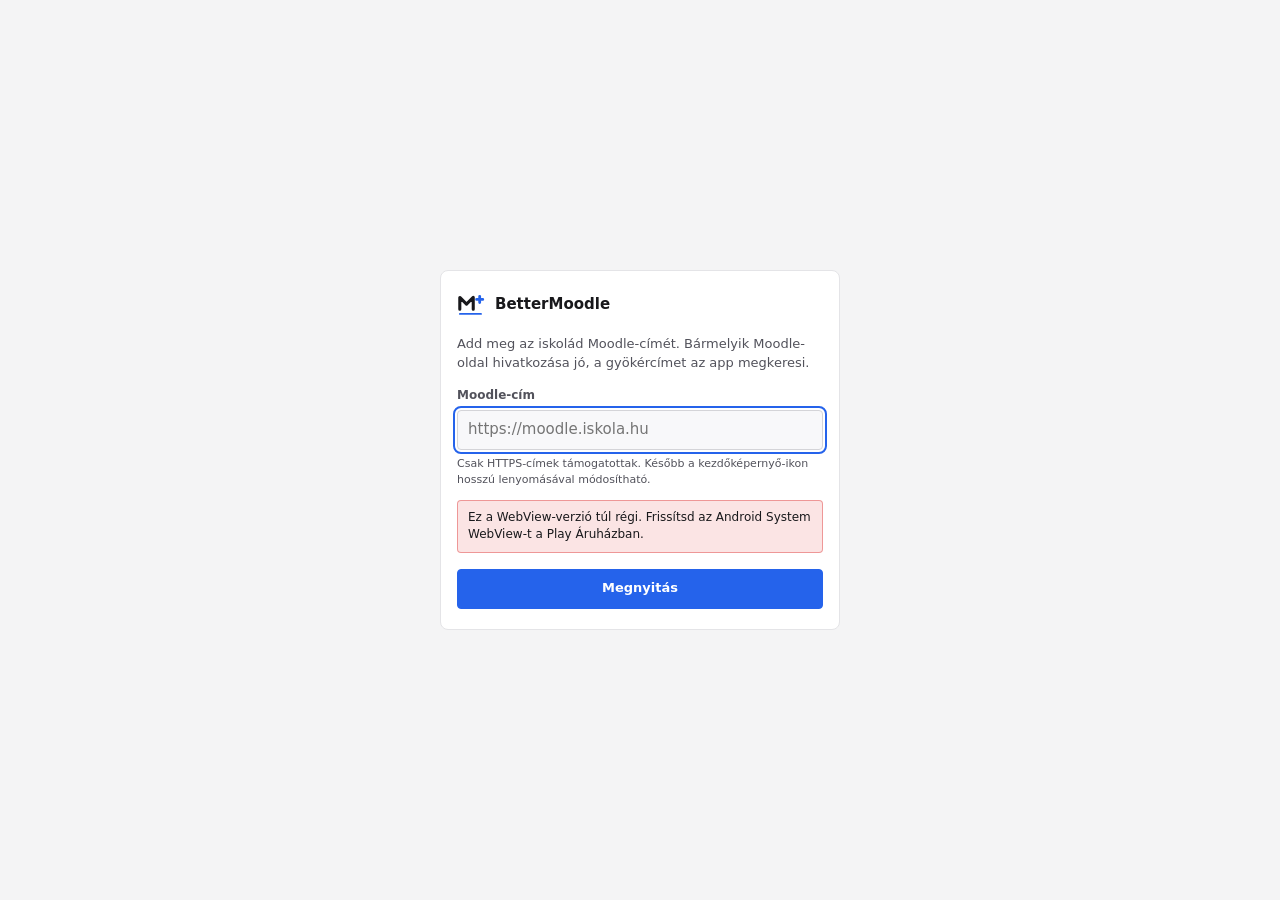
<file: android/app/src/main/assets/setup.html>
<!doctype html>
<html lang="hu">
<head>
  <meta charset="utf-8">
  <meta name="viewport" content="width=device-width, initial-scale=1, viewport-fit=cover">
  <title>BetterMoodle</title>
  <style>
    :root {
      --bg: #09090b;
      --surface: #121215;
      --surface-2: #18181c;
      --border: rgba(255, 255, 255, 0.08);
      --border-strong: rgba(255, 255, 255, 0.16);
      --text: #f4f4f5;
      --muted: #a1a1aa;
      --accent: #3b82f6;
      --accent-fill: #2563eb;
      --danger: #ef4444;
      color-scheme: dark;
    }
    @media (prefers-color-scheme: light) {
      :root {
        --bg: #f4f4f5;
        --surface: #ffffff;
        --surface-2: #f8f8fa;
        --border: #e4e4e7;
        --border-strong: #d4d4d8;
        --text: #18181b;
        --muted: #52525b;
        --accent: #2563eb;
        --accent-fill: #2563eb;
        --danger: #dc2626;
        color-scheme: light;
      }
    }
    * { box-sizing: border-box; }
    html, body { margin: 0; min-height: 100%; }
    body {
      background: var(--bg);
      color: var(--text);
      font-family: system-ui, -apple-system, BlinkMacSystemFont, "Segoe UI", sans-serif;
      font-size: 13px;
      line-height: 1.45;
      display: flex;
      align-items: center;
      justify-content: center;
      padding: 24px 16px;
      min-height: 100vh;
    }
    main {
      width: 100%;
      max-width: 400px;
      background: var(--surface);
      border: 1px solid var(--border);
      border-radius: 8px;
      padding: 20px 16px;
    }
    .brand { display: flex; align-items: center; gap: 10px; margin-bottom: 16px; }
    .brand svg { flex-shrink: 0; }
    h1 { font-size: 15px; font-weight: 700; margin: 0; }
    p { margin: 0 0 14px; color: var(--muted); }
    label { display: block; font-size: 12px; font-weight: 600; color: var(--muted); margin-bottom: 6px; }
    input {
      width: 100%;
      min-height: 40px;
      padding: 8px 10px;
      font: inherit;
      font-size: 15px;
      color: var(--text);
      background: var(--surface-2);
      border: 1px solid var(--border-strong);
      border-radius: 4px;
    }
    input:focus-visible, button:focus-visible { outline: 2px solid var(--accent); outline-offset: 2px; }
    .hint { font-size: 11px; color: var(--muted); margin: 6px 0 0; }
    .error {
      display: none;
      margin: 12px 0 0;
      padding: 8px 10px;
      border: 1px solid color-mix(in srgb, var(--danger) 40%, transparent);
      background: color-mix(in srgb, var(--danger) 12%, transparent);
      color: var(--text);
      border-radius: 4px;
      font-size: 12px;
    }
    .error.show { display: block; }
    button {
      margin-top: 16px;
      width: 100%;
      min-height: 40px;
      font: inherit;
      font-weight: 600;
      color: #ffffff;
      background: var(--accent-fill);
      border: 1px solid var(--accent-fill);
      border-radius: 4px;
    }
    button:active { transform: scale(0.97); }
  </style>
</head>
<body>
  <main>
    <div class="brand">
      <svg width="28" height="28" viewBox="16 24 100 82" fill="none" aria-hidden="true"><path d="M 26 80 V 38 L 50 62 L 74 38 V 80" stroke="currentColor" stroke-width="11" stroke-linecap="round" stroke-linejoin="round"/><path d="M 97 34 V 56 M 86 45 H 108" stroke="var(--accent)" stroke-width="10" stroke-linecap="round"/><path d="M 26 97 H 102" stroke="var(--accent)" stroke-width="6" stroke-linecap="round"/></svg>
      <h1>BetterMoodle</h1>
    </div>
    <p>Add meg az iskolád Moodle-címét. Bármelyik Moodle-oldal hivatkozása jó, a gyökércímet az app megkeresi.</p>
    <form id="form" novalidate>
      <label for="site">Moodle-cím</label>
      <input id="site" name="site" type="url" inputmode="url" autocomplete="url" autocapitalize="off" spellcheck="false" placeholder="https://moodle.iskola.hu" required>
      <div class="hint">Csak HTTPS-címek támogatottak. Később a kezdőképernyő-ikon hosszú lenyomásával módosítható.</div>
      <div id="error" class="error" role="alert"></div>
      <button type="submit">Megnyitás</button>
    </form>
  </main>
  <script>
    (function () {
      'use strict';
      var params = new URLSearchParams(window.location.search);
      var input = document.getElementById('site');
      var errorBox = document.getElementById('error');
      var retry = params.get('retry') || '';

      function showError(text) {
        errorBox.textContent = text;
        errorBox.classList.toggle('show', Boolean(text));
      }

      input.value = params.get('site') || '';
      if (params.get('error')) showError(params.get('error'));

      var bridge = window.BetterMoodleSetup;
      if (bridge) {
        bridge.onmessage = function (event) {
          try {
            var msg = JSON.parse(event.data);
            if (msg.type === 'ERROR') showError(msg.message);
          } catch (_) {}
        };
      } else {
        showError('Ez a WebView-verzió túl régi. Frissítsd az Android System WebView-t a Play Áruházban.');
      }

      document.getElementById('form').addEventListener('submit', function (e) {
        e.preventDefault();
        showError('');
        if (!bridge) return;
        bridge.postMessage(JSON.stringify({ type: 'SET_SITE', url: input.value, retry: retry }));
      });

      if (!input.value) input.focus();
    })();
  </script>
</body>
</html>
</file>
<file: webapp/app.css>
/* ==========================================================================
   BetterMoodle web app
   Tokens mirror extension/content/content.css section 1 (midnight, oled,
   catppuccin, light). "Automatikus" follows prefers-color-scheme.
   ========================================================================== */

:root,
:root[data-theme="midnight"] {
  --font-sans: system-ui, -apple-system, BlinkMacSystemFont, "Segoe UI", sans-serif;
  --font-mono: ui-monospace, SFMono-Regular, Menlo, Consolas, monospace;
  --bg-canvas: #09090b;
  --bg-surface: #121215;
  --bg-elevated: #18181c;
  --bg-hover: #222228;
  --text-primary: #f4f4f5;
  --text-secondary: #a1a1aa;
  --text-muted: #71717a;
  --border-subtle: rgba(255, 255, 255, 0.08);
  --border-strong: rgba(255, 255, 255, 0.16);
  --accent: #3b82f6;
  --accent-fill: #2563eb;
  --accent-fg: #ffffff;
  --success: #10b981;
  --warning: #f59e0b;
  --danger: #ef4444;
  --radius: 8px;
  --radius-inner: 4px;
  color-scheme: dark;
}

:root[data-theme="oled"] {
  --bg-canvas: #000000;
  --bg-surface: #0a0a0c;
  --bg-elevated: #131317;
  --bg-hover: #1c1c22;
  --text-primary: #f8fafc;
  --text-secondary: #94a3b8;
  --text-muted: #64748b;
  --border-subtle: rgba(255, 255, 255, 0.09);
  --border-strong: rgba(255, 255, 255, 0.18);
  --accent: #10b981;
  --accent-fill: #10b981;
  --accent-fg: #03140d;
}

:root[data-theme="catppuccin"] {
  --bg-canvas: #11111b;
  --bg-surface: #181825;
  --bg-elevated: #1e1e2e;
  --bg-hover: #313244;
  --text-primary: #cdd6f4;
  --text-secondary: #a6adc8;
  --text-muted: #7f849c;
  --border-subtle: #313244;
  --border-strong: #45475a;
  --accent: #89b4fa;
  --accent-fill: #89b4fa;
  --accent-fg: #11111b;
}

:root[data-theme="light"] {
  --bg-canvas: #f4f4f5;
  --bg-surface: #ffffff;
  --bg-elevated: #f8f8fa;
  --bg-hover: #efeff2;
  --text-primary: #18181b;
  --text-secondary: #52525b;
  --text-muted: #71717a;
  --border-subtle: #e4e4e7;
  --border-strong: #d4d4d8;
  --accent: #2563eb;
  --accent-fill: #2563eb;
  --accent-fg: #ffffff;
  --success: #047857;
  --warning: #b45309;
  --danger: #dc2626;
  color-scheme: light;
}

@media (prefers-color-scheme: light) {
  :root:not([data-theme]) {
    --bg-canvas: #f4f4f5;
    --bg-surface: #ffffff;
    --bg-elevated: #f8f8fa;
    --bg-hover: #efeff2;
    --text-primary: #18181b;
    --text-secondary: #52525b;
    --text-muted: #71717a;
    --border-subtle: #e4e4e7;
    --border-strong: #d4d4d8;
    --accent: #2563eb;
    --accent-fill: #2563eb;
    --accent-fg: #ffffff;
    --success: #047857;
    --warning: #b45309;
    --danger: #dc2626;
    color-scheme: light;
  }
}

/* --------------------------------------------------------------------------
   Base
   -------------------------------------------------------------------------- */
*,
*::before,
*::after {
  box-sizing: border-box;
}

html {
  -webkit-text-size-adjust: 100%;
  background: var(--bg-canvas);
}

body {
  margin: 0;
  min-height: 100vh;
  min-height: 100dvh;
  background: var(--bg-canvas);
  color: var(--text-primary);
  font-family: var(--font-sans);
  font-size: 13px;
  line-height: 1.45;
  -webkit-tap-highlight-color: transparent;
}

h1,
h2 {
  margin: 0;
  font-weight: 700;
  line-height: 1.25;
}
h1 { font-size: 15px; }
h2 { font-size: 14px; }

p { margin: 0; }

a { color: inherit; text-decoration: none; }

button,
input {
  font: inherit;
  color: inherit;
}

[hidden] { display: none !important; }

:focus-visible {
  outline: 2px solid var(--accent);
  outline-offset: 2px;
}

.num { font-variant-numeric: tabular-nums; }
.muted { color: var(--text-secondary); }
.fine { color: var(--text-muted); font-size: 11px; }
.text { white-space: pre-line; overflow-wrap: anywhere; }

.icon {
  width: 18px;
  height: 18px;
  flex: none;
  fill: none;
  stroke: currentColor;
  stroke-width: 1.5;
  stroke-linecap: round;
  stroke-linejoin: round;
}
.icon-lg { width: 28px; height: 28px; }
.icon-dim { color: var(--text-muted); }

/* --------------------------------------------------------------------------
   Top bar
   -------------------------------------------------------------------------- */
.topbar {
  position: sticky;
  top: 0;
  z-index: 10;
  display: flex;
  align-items: center;
  gap: 8px;
  min-height: 48px;
  padding: env(safe-area-inset-top) max(12px, env(safe-area-inset-right)) 0 max(12px, env(safe-area-inset-left));
  background: color-mix(in srgb, var(--bg-surface) 88%, transparent);
  -webkit-backdrop-filter: blur(12px);
  backdrop-filter: blur(12px);
  border-bottom: 1px solid var(--border-subtle);
}

.bar-logo { width: 24px; height: 24px; flex: none; }
.bar-title {
  flex: 1;
  min-width: 0;
  font-size: 14px;
  font-weight: 700;
  white-space: nowrap;
  overflow: hidden;
  text-overflow: ellipsis;
}
.bar-actions { display: flex; gap: 2px; }

/* --------------------------------------------------------------------------
   Controls
   -------------------------------------------------------------------------- */
.icon-btn,
.btn {
  display: inline-flex;
  align-items: center;
  justify-content: center;
  gap: 6px;
  border: 1px solid transparent;
  border-radius: var(--radius);
  background: transparent;
  cursor: pointer;
  transition: background-color 120ms ease, border-color 120ms ease, transform 80ms ease;
}
.icon-btn {
  width: 36px;
  height: 36px;
  flex: none;
  color: var(--text-secondary);
}
.icon-btn:hover { background: var(--bg-hover); color: var(--text-primary); }
.icon-btn:active,
.btn:active { transform: scale(0.97); }
.icon-btn:disabled,
.btn:disabled { opacity: 0.5; cursor: default; transform: none; }
.icon-btn.is-busy .icon { animation: pulse 900ms ease-in-out infinite; }

.btn {
  min-height: 36px;
  padding: 0 14px;
  border-color: var(--border-strong);
  background: var(--bg-elevated);
  font-weight: 600;
}
.btn:hover { background: var(--bg-hover); }
.btn-primary {
  background: var(--accent-fill);
  border-color: var(--accent-fill);
  color: var(--accent-fg);
}
.btn-primary:hover { background: var(--accent-fill); filter: brightness(1.08); }
.btn-danger { background: var(--danger); border-color: var(--danger); color: #ffffff; }
.btn-danger:hover { background: var(--danger); filter: brightness(1.08); }
.btn-block { width: 100%; }

input[type="text"],
input[type="password"],
input[type="search"] {
  width: 100%;
  min-height: 40px;
  padding: 8px 12px;
  border: 1px solid var(--border-strong);
  border-radius: var(--radius);
  background: var(--bg-canvas);
  font-size: 16px; /* 16px stops mobile browsers from zooming into the field */
}
input::placeholder { color: var(--text-muted); }
input:focus-visible { outline-offset: 0; border-color: var(--accent); }

/* --------------------------------------------------------------------------
   Layout
   -------------------------------------------------------------------------- */
.view {
  max-width: 720px;
  margin: 0 auto;
  padding: 16px max(16px, env(safe-area-inset-right)) calc(48px + env(safe-area-inset-bottom)) max(16px, env(safe-area-inset-left));
  display: flex;
  flex-direction: column;
  gap: 20px;
}

.card {
  background: var(--bg-surface);
  border: 1px solid var(--border-subtle);
  border-radius: var(--radius);
}

.block { display: flex; flex-direction: column; gap: 8px; }
.block-head { display: flex; align-items: center; gap: 8px; }
.count {
  font-size: 11px;
  color: var(--text-muted);
  background: var(--bg-elevated);
  border: 1px solid var(--border-subtle);
  border-radius: 999px;
  padding: 0 7px;
  line-height: 18px;
}
.empty { color: var(--text-muted); font-size: 12px; padding: 4px 0; }
.note {
  color: var(--text-secondary);
  background: var(--bg-surface);
  border: 1px dashed var(--border-strong);
  border-radius: var(--radius);
  padding: 10px 12px;
}

.hello { display: flex; align-items: center; justify-content: space-between; gap: 8px; }
.course-head { display: flex; flex-direction: column; gap: 2px; }
.course-head h1 { overflow-wrap: anywhere; }

/* Lists ------------------------------------------------------------------ */
.list {
  display: flex;
  flex-direction: column;
  background: var(--bg-surface);
  border: 1px solid var(--border-subtle);
  border-radius: var(--radius);
  overflow: hidden;
}
.list > * + * { border-top: 1px solid var(--border-subtle); }

.row {
  display: flex;
  align-items: center;
  gap: 10px;
  min-height: 48px;
  padding: 8px 12px;
  transition: background-color 120ms ease;
}
a.row:hover,
summary.row:hover { background: var(--bg-hover); }
a.row:active { background: var(--bg-elevated); }
.row.is-locked { opacity: 0.55; }

.row-icon {
  display: grid;
  place-items: center;
  width: 32px;
  height: 32px;
  flex: none;
  border-radius: var(--radius-inner);
  background: var(--bg-elevated);
  color: var(--accent);
}
.row-main { display: flex; flex-direction: column; flex: 1; min-width: 0; }
.row-title,
.row-meta {
  white-space: nowrap;
  overflow: hidden;
  text-overflow: ellipsis;
}
.row-title { font-weight: 600; }
.row-meta { font-size: 11px; color: var(--text-secondary); }

.progress {
  width: 48px;
  height: 4px;
  flex: none;
  border-radius: 999px;
  background: var(--bg-hover);
  overflow: hidden;
}
.progress-bar {
  display: block;
  height: 100%;
  width: var(--p, 0%);
  background: var(--success);
}

.done { color: var(--success); display: inline-flex; }

.badge {
  font-size: 11px;
  font-weight: 600;
  border-radius: 999px;
  padding: 1px 8px;
  flex: none;
}
.badge-danger { color: var(--danger); background: color-mix(in srgb, var(--danger) 12%, transparent); }

.deadline .when {
  display: flex;
  flex-direction: column;
  align-items: flex-start;
  width: 64px;
  flex: none;
}
.when-day { font-size: 12px; font-weight: 600; white-space: nowrap; }
.when-time { font-size: 11px; color: var(--text-secondary); }
.deadline.is-overdue .when-day { color: var(--danger); }

.search { margin-bottom: 2px; }

details > summary { cursor: pointer; list-style: none; }
details > summary::-webkit-details-marker { display: none; }

.older > summary {
  color: var(--text-secondary);
  font-size: 12px;
  padding: 8px 0;
}
.older > .list { margin-top: 4px; }

/* Course sections --------------------------------------------------------- */
.section {
  background: var(--bg-surface);
  border: 1px solid var(--border-subtle);
  border-radius: var(--radius);
  overflow: hidden;
}
.section > summary {
  display: flex;
  align-items: center;
  gap: 8px;
  min-height: 44px;
  padding: 8px 12px;
  font-size: 14px;
  font-weight: 700;
}
.section > summary::before {
  content: "";
  width: 6px;
  height: 6px;
  flex: none;
  border-right: 1.5px solid var(--text-muted);
  border-bottom: 1.5px solid var(--text-muted);
  transform: rotate(-45deg);
  transition: transform 120ms ease;
}
.section[open] > summary::before { transform: rotate(45deg); }
.section-name { flex: 1; min-width: 0; white-space: nowrap; overflow: hidden; text-overflow: ellipsis; }
.section > .list { border: 0; border-top: 1px solid var(--border-subtle); border-radius: 0; }
.section-summary { padding: 0 12px 10px; color: var(--text-secondary); }

.label-text { padding: 10px 12px; color: var(--text-secondary); font-size: 12px; }

.folder > summary.row { min-height: 48px; }
.folder .files { border-top: 1px solid var(--border-subtle); background: var(--bg-elevated); }

/* Files ------------------------------------------------------------------- */
.files { display: flex; flex-direction: column; }
.files > * + * { border-top: 1px solid var(--border-subtle); }
.file {
  display: flex;
  align-items: center;
  gap: 8px;
  min-height: 44px;
  padding: 4px 6px 4px 12px;
}
.file-name { flex: 1; min-width: 0; white-space: nowrap; overflow: hidden; text-overflow: ellipsis; }
.file-size { font-size: 11px; color: var(--text-muted); flex: none; }
.file-tag {
  font-size: 11px;
  color: var(--text-secondary);
  border: 1px solid var(--border-subtle);
  border-radius: 999px;
  padding: 0 6px;
  flex: none;
}
.file.is-removed .file-name { text-decoration: line-through; color: var(--text-muted); }
.files .empty { padding: 10px 12px; }

/* Assignment -------------------------------------------------------------- */
.facts { margin: 0; padding: 4px 12px; display: flex; flex-direction: column; }
.fact {
  display: flex;
  justify-content: space-between;
  gap: 12px;
  padding: 8px 0;
}
.fact + .fact { border-top: 1px solid var(--border-subtle); }
.fact dt { color: var(--text-secondary); font-size: 12px; flex: none; }
.fact dd { margin: 0; text-align: right; font-weight: 600; overflow-wrap: anywhere; }
.fact.tone-danger dd { color: var(--danger); }
.fact.tone-warning dd { color: var(--warning); }
.fact.tone-success dd { color: var(--success); }
.grade { font-size: 15px; font-weight: 700; }
.text.card { padding: 10px 12px; }

.actions { display: flex; flex-wrap: wrap; gap: 8px; }
.draft {
  display: flex;
  flex-direction: column;
  gap: 8px;
  padding: 12px;
  border: 1px solid color-mix(in srgb, var(--accent) 40%, transparent);
  background: color-mix(in srgb, var(--accent) 9%, transparent);
  border-radius: var(--radius);
}

/* Video ------------------------------------------------------------------- */
.player {
  aspect-ratio: 16 / 9;
  width: 100%;
  background: #000000;
  border: 1px solid var(--border-subtle);
  border-radius: var(--radius);
  overflow: hidden;
}
.player-frame,
.player-video {
  display: block;
  width: 100%;
  height: 100%;
  border: 0;
}
/* Google Drive's player draws its control bar below the picture: give it room */
.player.player-drive { aspect-ratio: 4 / 3; }
@media (max-width: 600px) {
  /* On phones Drive stacks two control bars under the picture */
  .player.player-drive { aspect-ratio: 1 / 1; }
}
.player.player-is-audio {
  aspect-ratio: auto;
  padding: 12px;
  background: var(--bg-surface);
}
.player-audio { display: block; width: 100%; }
.player { position: relative; }
.player.player-drive:fullscreen,
.player:fullscreen {
  aspect-ratio: auto;
  width: 100vw;
  height: 100vh;
  border: 0;
  border-radius: 0;
}
.player-exit {
  display: none;
  position: absolute;
  /* Bottom left: Drive puts its progress bar along the top and its controls bottom centre/right */
  bottom: max(12px, env(safe-area-inset-bottom));
  left: max(12px, env(safe-area-inset-left));
  z-index: 1;
  width: 40px;
  height: 40px;
  align-items: center;
  justify-content: center;
  border: 0;
  border-radius: 50%;
  background: rgba(0, 0, 0, 0.6);
  color: #ffffff;
  cursor: pointer;
}
.player:fullscreen .player-exit { display: inline-flex; }
.player-exit:active { transform: scale(0.97); }

/* States ------------------------------------------------------------------ */
.state {
  display: flex;
  flex-direction: column;
  align-items: center;
  gap: 12px;
  padding: 48px 16px;
  color: var(--text-secondary);
  text-align: center;
}
.state-error { color: var(--text-primary); }
.state-error .icon { color: var(--danger); }
.spinner {
  width: 22px;
  height: 22px;
  border-radius: 50%;
  border: 2px solid var(--border-strong);
  border-top-color: var(--accent);
  animation: spin 700ms linear infinite;
}
@keyframes spin { to { transform: rotate(360deg); } }
@keyframes pulse { 50% { opacity: 0.35; } }

.status {
  position: fixed;
  left: 50%;
  bottom: calc(16px + env(safe-area-inset-bottom));
  transform: translateX(-50%);
  z-index: 20;
  max-width: min(560px, calc(100vw - 32px));
  padding: 10px 14px;
  border-radius: var(--radius);
  background: var(--bg-elevated);
  border: 1px solid var(--border-strong);
  box-shadow: 0 8px 24px rgba(0, 0, 0, 0.3);
  font-size: 12px;
}
.status[data-kind="error"] { border-color: var(--danger); }
.status[data-kind="success"] { border-color: var(--success); }

/* Login ------------------------------------------------------------------- */
.login {
  display: flex;
  flex-direction: column;
  align-items: center;
  gap: 8px;
  width: 100%;
  max-width: 400px;
  margin: 24px auto 0;
  text-align: center;
}
.login-logo { width: 56px; height: 56px; margin-bottom: 4px; }
.login h1 { font-size: 15px; }
.form {
  display: flex;
  flex-direction: column;
  gap: 6px;
  width: 100%;
  margin-top: 12px;
  padding: 16px;
  text-align: left;
}
.form label { font-size: 12px; font-weight: 600; color: var(--text-secondary); margin-top: 6px; }
.form .btn { margin-top: 12px; min-height: 40px; }
.form-error { color: var(--danger); font-size: 12px; margin-top: 6px; }
.login .fine { margin-top: 8px; }

/* Dialog ------------------------------------------------------------------ */
.dialog {
  width: min(440px, calc(100vw - 32px));
  padding: 0;
  border: 1px solid var(--border-strong);
  border-radius: 12px;
  background: var(--bg-surface);
  color: var(--text-primary);
  box-shadow: 0 16px 48px rgba(0, 0, 0, 0.4);
}
.dialog::backdrop { background: rgba(0, 0, 0, 0.55); }
.dialog-body { display: flex; flex-direction: column; gap: 10px; padding: 16px; }
.dialog-actions { display: flex; justify-content: flex-end; gap: 8px; margin-top: 6px; }
.dialog-stack { display: flex; flex-direction: column; gap: 10px; }
.steps { margin: 0; padding-left: 20px; display: flex; flex-direction: column; gap: 6px; color: var(--text-secondary); }
.steps li::marker { color: var(--accent); font-weight: 700; font-variant-numeric: tabular-nums; }
.names { margin: 0; padding-left: 18px; max-height: 160px; overflow: auto; }
.names li { white-space: nowrap; overflow: hidden; text-overflow: ellipsis; }
.warn {
  display: flex;
  gap: 8px;
  align-items: flex-start;
  color: var(--warning);
  font-weight: 600;
}

.theme-list { display: flex; flex-direction: column; gap: 4px; }
.theme-option {
  display: flex;
  align-items: center;
  gap: 10px;
  min-height: 40px;
  padding: 0 8px;
  border-radius: var(--radius);
  cursor: pointer;
}
.theme-option:hover { background: var(--bg-hover); }
.theme-option input { accent-color: var(--accent); margin: 0; }
.swatch {
  width: 20px;
  height: 20px;
  border-radius: 50%;
  border: 1px solid var(--border-strong);
}
.swatch-auto { background: linear-gradient(135deg, #09090b 50%, #f4f4f5 50%); }
.swatch-midnight { background: radial-gradient(circle at 70% 30%, #3b82f6 0 4px, #09090b 5px); }
.swatch-oled { background: radial-gradient(circle at 70% 30%, #10b981 0 4px, #000000 5px); }
.swatch-catppuccin { background: radial-gradient(circle at 70% 30%, #89b4fa 0 4px, #11111b 5px); }
.swatch-light { background: radial-gradient(circle at 70% 30%, #2563eb 0 4px, #f4f4f5 5px); }

@media (prefers-reduced-motion: reduce) {
  *,
  *::before,
  *::after {
    animation-duration: 1ms !important;
    transition-duration: 1ms !important;
  }
}
</file>
<file: website/styles.css>
/* ==========================================================================
   BetterMoodle - Website Stylesheet
   Mirrors popup/popup.css and options/options.css design tokens & rules
   ========================================================================== */

:root {
  --font-sans: system-ui, -apple-system, BlinkMacSystemFont, "Segoe UI", sans-serif;
  --font-mono: ui-monospace, SFMono-Regular, Menlo, Consolas, monospace;

  --bg-canvas-dark: #121215;
  --bg-surface-dark: #18181c;
  --bg-elevated-dark: #202026;
  --bg-hover-dark: #2a2a32;
  --text-primary-dark: #f4f4f5;
  --text-secondary-dark: #a1a1aa;
  --text-muted-dark: #71717a;
  --border-subtle-dark: rgba(255, 255, 255, 0.08);
  --border-strong-dark: rgba(255, 255, 255, 0.16);
  --accent-dark: #3b82f6;
  --success-dark: #10b981;

  --bg-canvas-light: #f4f4f5;
  --bg-surface-light: #ffffff;
  --bg-elevated-light: #f8f8fa;
  --bg-hover-light: #efeff2;
  --text-primary-light: #18181b;
  --text-secondary-light: #52525b;
  --text-muted-light: #71717a;
  --border-subtle-light: #e4e4e7;
  --border-strong-light: #d4d4d8;
  --accent-light: #2563eb;
  --success-light: #059669;

  --bg-canvas: var(--bg-canvas-dark);
  --bg-surface: var(--bg-surface-dark);
  --bg-elevated: var(--bg-elevated-dark);
  --bg-hover: var(--bg-hover-dark);
  --text-primary: var(--text-primary-dark);
  --text-secondary: var(--text-secondary-dark);
  --text-muted: var(--text-muted-dark);
  --border-subtle: var(--border-subtle-dark);
  --border-strong: var(--border-strong-dark);
  --accent: var(--accent-dark);
  --accent-fg: #ffffff;
  --success: var(--success-dark);

  --radius-outer: 8px;
  --radius-inner: 4px;

  color-scheme: light dark;
  accent-color: var(--accent);
}

:root:has(> head > meta[name="color-scheme"][content="dark"]) {
  color-scheme: dark;
}

:root:has(> head > meta[name="color-scheme"][content="light"]) {
  color-scheme: light;
}

@media (prefers-color-scheme: light) {
  :root:not(:has(> head > meta[name="color-scheme"][content="dark"])) {
    --bg-canvas: var(--bg-canvas-light);
    --bg-surface: var(--bg-surface-light);
    --bg-elevated: var(--bg-elevated-light);
    --bg-hover: var(--bg-hover-light);
    --text-primary: var(--text-primary-light);
    --text-secondary: var(--text-secondary-light);
    --text-muted: var(--text-muted-light);
    --border-subtle: var(--border-subtle-light);
    --border-strong: var(--border-strong-light);
    --accent: var(--accent-light);
    --success: var(--success-light);
  }
}

:root:has(> head > meta[name="color-scheme"][content="light"]) {
  --bg-canvas: var(--bg-canvas-light);
  --bg-surface: var(--bg-surface-light);
  --bg-elevated: var(--bg-elevated-light);
  --bg-hover: var(--bg-hover-light);
  --text-primary: var(--text-primary-light);
  --text-secondary: var(--text-secondary-light);
  --text-muted: var(--text-muted-light);
  --border-subtle: var(--border-subtle-light);
  --border-strong: var(--border-strong-light);
  --accent: var(--accent-light);
  --success: var(--success-light);
}

@supports (color: light-dark(white, black)) {
  :root {
    --bg-canvas: light-dark(var(--bg-canvas-light), var(--bg-canvas-dark));
    --bg-surface: light-dark(var(--bg-surface-light), var(--bg-surface-dark));
    --bg-elevated: light-dark(var(--bg-elevated-light), var(--bg-elevated-dark));
    --bg-hover: light-dark(var(--bg-hover-light), var(--bg-hover-dark));
    --text-primary: light-dark(var(--text-primary-light), var(--text-primary-dark));
    --text-secondary: light-dark(var(--text-secondary-light), var(--text-secondary-dark));
    --text-muted: light-dark(var(--text-muted-light), var(--text-muted-dark));
    --border-subtle: light-dark(var(--border-subtle-light), var(--border-subtle-dark));
    --border-strong: light-dark(var(--border-strong-light), var(--border-strong-dark));
    --accent: light-dark(var(--accent-light), var(--accent-dark));
    --success: light-dark(var(--success-light), var(--success-dark));
    scrollbar-color: var(--border-strong) transparent;
  }
}

* {
  box-sizing: border-box;
  margin: 0;
  padding: 0;
}

html,
body {
  font-family: var(--font-sans);
  font-size: 13px;
  line-height: 1.5;
  background-color: var(--bg-canvas);
  color: var(--text-primary);
  -webkit-font-smoothing: antialiased;
  overflow-x: hidden;
}

:focus-visible {
  outline: 2px solid var(--accent);
  outline-offset: 2px;
}

button,
input,
select,
a {
  font-family: inherit;
}

.tabular {
  font-variant-numeric: tabular-nums;
}

.mono {
  font-family: var(--font-mono);
}

/* Main Shell (680px max width matching options/options.css) */
.page-shell {
  width: 100%;
  max-width: 680px;
  margin: 0 auto;
  padding: 20px 20px 36px;
  display: flex;
  flex-direction: column;
  gap: 16px;
}

/* Top Control Bar (matching popup.css) */
.top-control-bar {
  display: flex;
  align-items: center;
  justify-content: space-between;
  gap: 10px;
  min-height: 48px;
  padding: 8px 10px;
  background-color: var(--bg-surface);
  border: 1px solid var(--border-subtle);
  border-radius: var(--radius-outer);
}

.brand-group {
  display: flex;
  align-items: center;
  gap: 10px;
  min-width: 0;
  flex: 1;
}

.brand-logo {
  width: 28px;
  height: 28px;
  border-radius: 6px;
  flex-shrink: 0;
  display: block;
}

.brand-meta {
  display: flex;
  align-items: center;
  gap: 8px;
  min-width: 0;
}

.brand-name {
  font-size: 15px;
  font-weight: 700;
  color: var(--text-primary);
  white-space: nowrap;
  overflow: hidden;
  text-overflow: ellipsis;
}

.version-pill {
  font-family: var(--font-mono);
  font-size: 11px;
  padding: 2px 6px;
  border-radius: var(--radius-inner);
  background-color: var(--bg-elevated);
  border: 1px solid var(--border-subtle);
  color: var(--text-secondary);
  font-variant-numeric: tabular-nums;
  white-space: nowrap;
}

.top-actions {
  display: flex;
  align-items: center;
  gap: 6px;
  flex-shrink: 0;
}

.scheme-select {
  height: 28px;
  padding: 0 8px;
  border-radius: var(--radius-inner);
  background-color: var(--bg-elevated);
  color: var(--text-primary);
  border: 1px solid var(--border-strong);
  font-size: 12px;
  font-weight: 500;
  cursor: pointer;
}

.btn-icon {
  display: inline-flex;
  align-items: center;
  justify-content: center;
  width: 28px;
  height: 28px;
  border-radius: var(--radius-inner);
  background-color: transparent;
  color: var(--text-secondary);
  border: 1px solid var(--border-subtle);
  text-decoration: none;
  cursor: pointer;
  flex-shrink: 0;
  transition: background-color 120ms ease-out, color 120ms ease-out, transform 60ms ease-out;
}

.btn-icon:hover {
  background-color: var(--bg-hover);
  color: var(--text-primary);
  border-color: var(--border-strong);
}

.btn-icon:active {
  transform: scale(0.97);
}

.btn-primary {
  display: inline-flex;
  align-items: center;
  justify-content: center;
  gap: 6px;
  height: 28px;
  padding: 0 12px;
  border-radius: var(--radius-inner);
  background-color: var(--accent);
  color: var(--accent-fg);
  border: 1px solid transparent;
  font-size: 12px;
  font-weight: 600;
  text-decoration: none;
  cursor: pointer;
  white-space: nowrap;
  transition: filter 140ms ease-out, transform 60ms ease-out;
}

.btn-primary:hover {
  filter: brightness(1.08);
}

.btn-primary:active {
  transform: scale(0.97);
}

.btn-secondary {
  display: inline-flex;
  align-items: center;
  justify-content: center;
  gap: 5px;
  height: 28px;
  padding: 0 10px;
  border-radius: var(--radius-inner);
  background-color: var(--bg-elevated);
  color: var(--text-primary);
  border: 1px solid var(--border-strong);
  font-size: 12px;
  font-weight: 500;
  cursor: pointer;
  white-space: nowrap;
  transition: background-color 120ms ease-out, transform 60ms ease-out;
}

a.btn-secondary {
  text-decoration: none;
}

.btn-secondary:hover {
  background-color: var(--bg-hover);
}

.btn-secondary:active {
  transform: scale(0.97);
}

/* Grouped 1px Settings/Card Container */
.section-block {
  display: flex;
  flex-direction: column;
  gap: 8px;
}

.section-bar {
  display: flex;
  align-items: center;
  justify-content: space-between;
  gap: 12px;
  flex-wrap: wrap;
}

.section-heading {
  font-size: 14px;
  font-weight: 600;
  color: var(--text-primary);
}

.settings-group {
  background-color: var(--bg-surface);
  border: 1px solid var(--border-subtle);
  border-radius: var(--radius-outer);
  overflow: hidden;
}

.settings-row {
  display: flex;
  align-items: center;
  justify-content: space-between;
  gap: 14px;
  padding: 12px 14px;
}

.settings-row + .settings-row {
  border-top: 1px solid var(--border-subtle);
}

.intro-title {
  font-size: 18px;
  font-weight: 700;
  letter-spacing: -0.015em;
  color: var(--text-primary);
  margin-bottom: 4px;
}

.intro-lead {
  font-size: 13px;
  color: var(--text-secondary);
  max-width: 65ch;
}

.row-info {
  display: flex;
  flex-direction: column;
  gap: 2px;
  min-width: 0;
  flex: 1;
}

.row-label {
  font-size: 13px;
  font-weight: 600;
  color: var(--text-primary);
  white-space: nowrap;
  overflow: hidden;
  text-overflow: ellipsis;
}

.row-desc {
  font-size: 12px;
  color: var(--text-secondary);
}

.row-control {
  display: flex;
  align-items: center;
  gap: 6px;
  flex-shrink: 0;
}

.step-strip {
  display: flex;
  flex-wrap: wrap;
  align-items: center;
  gap: 10px 16px;
  font-size: 12px;
  color: var(--text-secondary);
}

.step-item {
  display: inline-flex;
  align-items: center;
  gap: 6px;
}

.step-num {
  width: 18px;
  height: 18px;
  border-radius: var(--radius-inner);
  background-color: var(--bg-elevated);
  border: 1px solid var(--border-strong);
  color: var(--text-primary);
  font-family: var(--font-mono);
  font-size: 11px;
  font-weight: 600;
  display: inline-flex;
  align-items: center;
  justify-content: center;
  font-variant-numeric: tabular-nums;
}

code {
  font-family: var(--font-mono);
  font-size: 11px;
  padding: 1px 5px;
  border-radius: 3px;
  background-color: var(--bg-elevated);
  border: 1px solid var(--border-subtle);
  color: var(--text-primary);
}

/* Segment Tabs (matching popup.css) */
.segment-tabs {
  display: inline-flex;
  align-items: center;
  background-color: var(--bg-surface);
  border: 1px solid var(--border-subtle);
  border-radius: var(--radius-inner);
  padding: 2px;
  gap: 2px;
}

.segment-btn {
  border: none;
  background: transparent;
  color: var(--text-secondary);
  font-size: 12px;
  font-weight: 500;
  padding: 4px 10px;
  border-radius: 3px;
  cursor: pointer;
  transition: background-color 120ms ease-out, color 120ms ease-out, transform 60ms ease-out;
}

.segment-btn:hover {
  color: var(--text-primary);
}

.segment-btn:active {
  transform: scale(0.97);
}

.segment-btn.active {
  background-color: var(--bg-elevated);
  color: var(--text-primary);
  box-shadow: inset 0 0 0 1px var(--border-subtle);
}

/* Preview Frame */
.preview-card {
  background-color: var(--bg-surface);
  border: 1px solid var(--border-subtle);
  border-radius: var(--radius-outer);
  overflow: hidden;
}

.preview-viewport {
  position: relative;
  width: 100%;
  aspect-ratio: 16 / 10; /* matches every preview image (1280x800, 1024x640) */
  background-color: var(--bg-canvas);
  overflow: hidden;
}

.preview-panel {
  width: 100%;
  height: 100%;
}

.preview-panel[hidden] {
  display: none;
}

.preview-img {
  display: block;
  width: 100%;
  height: 100%;
  object-fit: cover;
}

.preview-caption {
  display: flex;
  align-items: center;
  justify-content: space-between;
  gap: 12px;
  padding: 10px 14px;
  border-top: 1px solid var(--border-subtle);
  font-size: 12px;
  color: var(--text-secondary);
}

kbd {
  font-family: var(--font-mono);
  font-size: 11px;
  line-height: 1;
  padding: 3px 6px;
  border-radius: var(--radius-inner);
  background-color: var(--bg-elevated);
  border: 1px solid var(--border-strong);
  color: var(--text-primary);
  white-space: nowrap;
}

.status-toast {
  font-size: 11px;
  font-weight: 500;
  color: var(--success);
  opacity: 0;
  transition: opacity 140ms ease-out;
}

.status-toast.visible {
  opacity: 1;
}

.page-footer {
  display: flex;
  align-items: center;
  justify-content: space-between;
  gap: 12px;
  padding-top: 8px;
  border-top: 1px solid var(--border-subtle);
  font-size: 11px;
  color: var(--text-muted);
}

.footer-links {
  display: flex;
  align-items: center;
  gap: 12px;
}

.footer-link {
  color: var(--text-secondary);
  text-decoration: none;
}

.footer-link:hover {
  color: var(--text-primary);
  text-decoration: underline;
}

@media (max-width: 560px) {
  .page-shell {
    padding: 14px 12px 28px;
  }

  .top-control-bar {
    flex-wrap: wrap;
  }

  .settings-row {
    flex-direction: column;
    align-items: flex-start;
  }

  .platform-icon {
    display: none;
  }

  .row-control {
    width: 100%;
    justify-content: flex-start;
    flex-wrap: wrap;
  }

  .segment-btn {
    min-height: 36px;
    padding: 4px 8px;
  }

  .btn-primary,
  .btn-secondary,
  .btn-icon,
  .scheme-select {
    min-height: 36px;
  }
}

/* Preview counter never wraps ("1 / 3") */
#previewIndexText {
  white-space: nowrap;
  flex-shrink: 0;
}

/* Availability notice (desktop Chrome only for now) */
.availability-note {
  display: flex;
  align-items: flex-start;
  gap: 10px;
  width: 100%;
  padding: 10px 12px;
  border: 1px solid var(--border-subtle);
  border-left: 3px solid var(--accent);
  border-radius: var(--radius-inner);
  background-color: var(--bg-elevated);
}

.availability-note svg {
  flex-shrink: 0;
  margin-top: 1px;
  color: var(--accent);
}

.availability-text {
  display: flex;
  flex-direction: column;
  gap: 2px;
  min-width: 0;
}

.availability-text .row-label {
  white-space: normal;
}

.platform-icon {
  flex-shrink: 0;
  align-self: flex-start;
  margin-top: 2px;
  color: var(--accent);
}

.row-label .version-pill {
  margin-left: 4px;
  font-weight: 500;
}

.row-desc code {
  font-family: var(--font-mono);
  font-size: 11px;
}

/* --------------------------------------------------------------------------
   Responsive layout
   -------------------------------------------------------------------------- */
@media (max-width: 720px) {
  .page-shell {
    padding: 16px 14px 32px;
  }
}

@media (max-width: 560px) {
  /* Header: brand on its own row, actions share the second row */
  .top-control-bar {
    flex-wrap: wrap;
    row-gap: 10px;
  }

  .brand-group {
    flex: 1 1 100%;
  }

  .top-actions {
    flex: 1 1 100%;
    display: flex;
    flex-direction: row;
    align-items: center;
    gap: 8px;
  }

  .top-actions .scheme-select {
    flex: 1 1 0;
    width: 0;
    min-width: 0;
    text-overflow: ellipsis;
  }

  .top-actions .btn-primary {
    flex: 0 0 auto;
  }

  /* Preview: tabs fill the row, screenshots keep a readable size and pan sideways */
  .section-bar {
    flex-direction: column;
    align-items: stretch;
  }

  .segment-tabs {
    width: 100%;
  }

  .segment-btn {
    flex: 1 1 0;
    min-width: 0;
    white-space: nowrap;
    overflow: hidden;
    text-overflow: ellipsis;
  }

  .preview-viewport {
    aspect-ratio: auto;
    overflow-x: auto;
    overscroll-behavior-x: contain;
    scrollbar-width: thin;
  }

  .preview-panel {
    width: max-content;
    height: auto;
  }

  .preview-img {
    width: 640px;
    max-width: none;
    height: auto;
    object-fit: contain;
  }

  .preview-caption {
    align-items: flex-start;
  }

  /* Footer stacks instead of squeezing */
  .page-footer {
    flex-direction: column;
    align-items: flex-start;
    gap: 8px;
  }

  .footer-links {
    flex-wrap: wrap;
    gap: 6px 14px;
  }

  .step-strip {
    gap: 8px;
  }
}

@media (max-width: 360px) {
  .top-actions .btn-primary span {
    font-size: 12px;
  }

  .scheme-select {
    font-size: 12px;
  }
}
</file>
<file: extension/options/options.css>
/* ==========================================================================
   BetterMoodle - Options Page Stylesheet
   ========================================================================== */

:root {
  --font-sans: system-ui, -apple-system, BlinkMacSystemFont, "Segoe UI", sans-serif;
  --font-mono: ui-monospace, SFMono-Regular, Menlo, Consolas, monospace;

  --bg-canvas: #09090b;
  --bg-surface: #121215;
  --bg-elevated: #18181c;
  --bg-hover: #222228;
  --text-primary: #f4f4f5;
  --text-secondary: #a1a1aa;
  --text-muted: #71717a;
  --border-subtle: rgba(255, 255, 255, 0.08);
  --border-strong: rgba(255, 255, 255, 0.16);
  --accent: #3b82f6;
  --accent-fg: #ffffff;
  --accent-fill: #2563eb; /* filled controls with white text: >= 4.5:1 */
  --success: #10b981;
  --danger: #ef4444;

  --radius-outer: 8px;
  --radius-inner: 4px;
}

@media (prefers-color-scheme: light) {
  :root:not([data-ui-scheme="dark"]) {
    --bg-canvas: #f4f4f5;
    --bg-surface: #ffffff;
    --bg-elevated: #f8f8fa;
    --bg-hover: #efeff2;
    --text-primary: #18181b;
    --text-secondary: #52525b;
    --text-muted: #71717a;
    --border-subtle: #e4e4e7;
    --border-strong: #d4d4d8;
    --accent: #2563eb;
    --accent-fg: #ffffff;
  --accent-fill: #2563eb; /* filled controls with white text: >= 4.5:1 */
    --success: #059669;
    --danger: #dc2626;
  }
}

:root[data-ui-scheme="light"] {
  --bg-canvas: #f4f4f5;
  --bg-surface: #ffffff;
  --bg-elevated: #f8f8fa;
  --bg-hover: #efeff2;
  --text-primary: #18181b;
  --text-secondary: #52525b;
  --text-muted: #71717a;
  --border-subtle: #e4e4e7;
  --border-strong: #d4d4d8;
  --accent: #2563eb;
  --accent-fg: #ffffff;
  --accent-fill: #2563eb; /* filled controls with white text: >= 4.5:1 */
  --success: #059669;
  --danger: #dc2626;
}

* {
  box-sizing: border-box;
  margin: 0;
  padding: 0;
}

html,
body {
  font-family: var(--font-sans);
  font-size: 13px;
  line-height: 1.45;
  background-color: var(--bg-canvas);
  color: var(--text-primary);
  -webkit-font-smoothing: antialiased;
}

:focus-visible {
  outline: 2px solid var(--accent);
  outline-offset: 2px;
}

button,
input,
select {
  font-family: inherit;
}

.tabular {
  font-variant-numeric: tabular-nums;
}

.mono {
  font-family: var(--font-mono);
}

.options-shell {
  width: 100%;
  max-width: 680px;
  padding: 20px 24px 36px;
  display: flex;
  flex-direction: column;
  gap: 16px;
}

/* Compact Header */
.options-header {
  display: flex;
  align-items: center;
  justify-content: space-between;
  gap: 12px;
  padding-bottom: 10px;
  border-bottom: 1px solid var(--border-subtle);
}

.hdr-left {
  display: flex;
  align-items: center;
  gap: 10px;
  min-width: 0;
}

.monogram {
  width: 28px;
  height: 28px;
  border-radius: var(--radius-inner);
  background-color: var(--bg-surface);
  border: 1px solid var(--border-strong);
  font-family: var(--font-mono);
  font-size: 12px;
  font-weight: 700;
  color: var(--text-primary);
  display: inline-flex;
  align-items: center;
  justify-content: center;
  flex-shrink: 0;
}

.page-title {
  font-size: 15px;
  font-weight: 700;
  color: var(--text-primary);
  white-space: nowrap;
  overflow: hidden;
  text-overflow: ellipsis;
}

.hdr-right {
  display: flex;
  align-items: center;
  gap: 8px;
  flex-shrink: 0;
}

.gh-header-link {
  display: inline-flex;
  align-items: center;
  gap: 5px;
  height: 26px;
  padding: 0 9px;
  border-radius: var(--radius-inner);
  background-color: var(--bg-surface);
  border: 1px solid var(--border-strong);
  color: var(--text-primary);
  text-decoration: none;
  font-size: 12px;
  font-weight: 500;
  transition: background-color 120ms ease-out, border-color 120ms ease-out, transform 60ms ease-out;
}

.gh-header-link:hover {
  background-color: var(--bg-hover);
  border-color: var(--accent);
}

.gh-header-link:active {
  transform: scale(0.97);
}

.version-pill {
  font-family: var(--font-mono);
  font-size: 11px;
  padding: 2px 6px;
  border-radius: var(--radius-inner);
  background-color: var(--bg-surface);
  border: 1px solid var(--border-subtle);
  color: var(--text-secondary);
}

.save-status {
  font-size: 12px;
  font-weight: 500;
  color: var(--success);
  opacity: 0;
  transition: opacity 150ms ease-out;
}

.save-status.visible {
  opacity: 1;
}

/* Grouped Sections */
.options-section {
  display: flex;
  flex-direction: column;
  gap: 6px;
}

.section-heading {
  font-size: 14px;
  font-weight: 600;
  color: var(--text-primary);
  display: inline-flex;
  align-items: center;
  gap: 7px;
}

.section-heading svg {
  color: var(--accent);
  flex-shrink: 0;
}

.settings-group {
  background-color: var(--bg-surface);
  border: 1px solid var(--border-subtle);
  border-radius: var(--radius-outer);
  overflow: hidden;
}

.settings-row {
  display: flex;
  align-items: center;
  justify-content: space-between;
  gap: 16px;
  padding: 10px 12px;
  min-height: 44px;
}

.settings-row + .settings-row {
  border-top: 1px solid var(--border-subtle);
}

.row-info {
  display: flex;
  flex-direction: column;
  gap: 2px;
  min-width: 0;
  flex: 1;
}

.row-label {
  font-size: 13px;
  font-weight: 500;
  color: var(--text-primary);
}

.row-desc {
  font-size: 11px;
  color: var(--text-secondary);
}

.row-control {
  display: flex;
  align-items: center;
  gap: 6px;
  flex-shrink: 0;
}

.input-control,
.select-control {
  background-color: var(--bg-elevated);
  color: var(--text-primary);
  border: 1px solid var(--border-strong);
  border-radius: var(--radius-inner);
  height: 28px;
  padding: 0 8px;
  font-size: 12px;
}

.select-control {
  min-width: 148px;
  cursor: pointer;
}

.hex-input {
  width: 82px;
  font-family: var(--font-mono);
  font-size: 12px;
}

.url-input {
  width: 240px;
  max-width: 44vw;
}

.color-picker {
  width: 28px;
  height: 28px;
  padding: 2px;
  border-radius: var(--radius-inner);
  border: 1px solid var(--border-strong);
  background-color: var(--bg-elevated);
  cursor: pointer;
}

.range-control {
  width: 120px;
  accent-color: var(--accent);
}

.range-value {
  min-width: 36px;
  text-align: right;
  font-family: var(--font-mono);
  font-size: 12px;
  color: var(--text-secondary);
}

/* Switch */
.switch {
  position: relative;
  display: inline-flex;
  align-items: center;
  width: 36px;
  height: 20px;
  flex-shrink: 0;
}

.switch input {
  position: absolute;
  opacity: 0;
  width: 100%;
  height: 100%;
  margin: 0;
  cursor: pointer;
  z-index: 2;
}

.switch-track {
  position: relative;
  width: 36px;
  height: 20px;
  border-radius: 99px;
  background-color: var(--bg-elevated);
  border: 1px solid var(--border-strong);
  transition: background-color 140ms ease-out, border-color 140ms ease-out;
}

.switch-track::after {
  content: "";
  position: absolute;
  top: 2px;
  left: 2px;
  width: 14px;
  height: 14px;
  border-radius: 50%;
  background-color: var(--text-secondary);
  transition: transform 140ms ease-out, background-color 140ms ease-out;
}

.switch input:checked + .switch-track {
  background-color: var(--accent-fill, var(--accent));
  border-color: var(--accent-fill, var(--accent));
}

.switch input:checked + .switch-track::after {
  transform: translateX(16px);
  background-color: var(--accent-fg);
}

.switch input:focus-visible + .switch-track {
  outline: 2px solid var(--accent);
  outline-offset: 2px;
}

/* Buttons */
.btn-secondary,
.btn-danger {
  display: inline-flex;
  align-items: center;
  justify-content: center;
  gap: 5px;
  height: 28px;
  padding: 0 10px;
  border-radius: var(--radius-inner);
  font-size: 12px;
  font-weight: 500;
  cursor: pointer;
  transition: background-color 120ms ease-out, transform 60ms ease-out;
}

.btn-secondary {
  background-color: var(--bg-elevated);
  color: var(--text-primary);
  border: 1px solid var(--border-strong);
  text-decoration: none;
}

.btn-github-cat svg {
  color: var(--accent);
}

.btn-secondary:hover {
  background-color: var(--bg-hover);
}

.btn-danger {
  background-color: transparent;
  color: var(--danger);
  border: 1px solid rgba(239, 68, 68, 0.35);
}

.btn-danger:hover {
  background-color: rgba(239, 68, 68, 0.12);
}

.btn-secondary:active,
.btn-danger:active {
  transform: scale(0.97);
}

kbd {
  font-family: var(--font-mono);
  font-size: 11px;
  padding: 3px 6px;
  border-radius: var(--radius-inner);
  background-color: var(--bg-elevated);
  border: 1px solid var(--border-strong);
  color: var(--text-primary);
}
</file>
<file: extension/popup/popup.css>
/* ==========================================================================
   BetterMoodle - Action Popup Stylesheet
   ========================================================================== */

:root {
  --font-sans: system-ui, -apple-system, BlinkMacSystemFont, "Segoe UI", sans-serif;
  --font-mono: ui-monospace, SFMono-Regular, Menlo, Consolas, monospace;

  --bg-canvas: #09090b;
  --bg-surface: #121215;
  --bg-elevated: #18181c;
  --bg-hover: #222228;
  --text-primary: #f4f4f5;
  --text-secondary: #a1a1aa;
  --text-muted: #71717a;
  --border-subtle: rgba(255, 255, 255, 0.08);
  --border-strong: rgba(255, 255, 255, 0.16);
  --accent: #3b82f6;
  --accent-fg: #ffffff;
  --accent-fill: #2563eb; /* filled controls with white text: >= 4.5:1 */
  --success: #10b981;
  --warning: #f59e0b;
  --danger: #ef4444;

  --radius-outer: 8px;
  --radius-inner: 4px;
}

@media (prefers-color-scheme: light) {
  :root:not([data-ui-scheme="dark"]) {
    --bg-canvas: #f4f4f5;
    --bg-surface: #ffffff;
    --bg-elevated: #f8f8fa;
    --bg-hover: #efeff2;
    --text-primary: #18181b;
    --text-secondary: #52525b;
    --text-muted: #71717a;
    --border-subtle: #e4e4e7;
    --border-strong: #d4d4d8;
    --accent: #2563eb;
    --accent-fg: #ffffff;
  --accent-fill: #2563eb; /* filled controls with white text: >= 4.5:1 */
    --success: #059669;
    --warning: #d97706;
    --danger: #dc2626;
  }
}

:root[data-ui-scheme="light"] {
  --bg-canvas: #f4f4f5;
  --bg-surface: #ffffff;
  --bg-elevated: #f8f8fa;
  --bg-hover: #efeff2;
  --text-primary: #18181b;
  --text-secondary: #52525b;
  --text-muted: #71717a;
  --border-subtle: #e4e4e7;
  --border-strong: #d4d4d8;
  --accent: #2563eb;
  --accent-fg: #ffffff;
  --accent-fill: #2563eb; /* filled controls with white text: >= 4.5:1 */
  --success: #059669;
  --warning: #d97706;
  --danger: #dc2626;
}

* {
  box-sizing: border-box;
  margin: 0;
  padding: 0;
}

html,
body {
  width: 360px;
  min-width: 320px;
  max-width: 400px;
  max-height: 560px;
  overflow: hidden;
  font-family: var(--font-sans);
  font-size: 13px;
  line-height: 1.4;
  background-color: var(--bg-canvas);
  color: var(--text-primary);
  -webkit-font-smoothing: antialiased;
}

body {
  padding: 10px 12px;
  display: flex;
  flex-direction: column;
  gap: 8px;
}

:focus-visible {
  outline: 2px solid var(--accent);
  outline-offset: 2px;
}

button,
input,
select {
  font-family: inherit;
}

.tabular {
  font-variant-numeric: tabular-nums;
}

.mono {
  font-family: var(--font-mono);
}

/* Top Control Bar (Height <= 44px, strictly inside top 60px) */
.top-control-bar {
  display: flex;
  align-items: center;
  justify-content: space-between;
  gap: 8px;
  min-height: 40px;
  padding: 6px 8px;
  background-color: var(--bg-surface);
  border: 1px solid var(--border-subtle);
  border-radius: var(--radius-outer);
}

.brand-status {
  display: flex;
  align-items: center;
  gap: 8px;
  min-width: 0;
  flex: 1;
}

.monogram {
  width: 24px;
  height: 24px;
  border-radius: var(--radius-inner);
  background-color: var(--bg-elevated);
  border: 1px solid var(--border-strong);
  color: var(--text-primary);
  font-family: var(--font-mono);
  font-size: 11px;
  font-weight: 700;
  display: inline-flex;
  align-items: center;
  justify-content: center;
  flex-shrink: 0;
}

.host-meta {
  display: flex;
  flex-direction: column;
  min-width: 0;
}

.app-name {
  font-size: 13px;
  font-weight: 600;
  color: var(--text-primary);
  line-height: 1.2;
  white-space: nowrap;
  overflow: hidden;
  text-overflow: ellipsis;
}

.host-line {
  display: flex;
  align-items: center;
  gap: 5px;
  font-size: 11px;
  color: var(--text-secondary);
  min-width: 0;
}

.host-text {
  font-family: var(--font-mono);
  white-space: nowrap;
  overflow: hidden;
  text-overflow: ellipsis;
}

.status-dot {
  width: 6px;
  height: 6px;
  border-radius: 50%;
  background-color: var(--text-muted);
  flex-shrink: 0;
}

.status-dot.active {
  background-color: var(--success);
}

.top-actions {
  display: flex;
  align-items: center;
  gap: 6px;
  flex-shrink: 0;
}

.btn-primary {
  display: inline-flex;
  align-items: center;
  justify-content: center;
  gap: 5px;
  height: 28px;
  padding: 0 10px;
  border-radius: var(--radius-inner);
  background-color: var(--accent-fill, var(--accent));
  color: var(--accent-fg);
  border: 1px solid transparent;
  font-size: 12px;
  font-weight: 600;
  cursor: pointer;
  white-space: nowrap;
  transition: background-color 140ms ease-out, transform 60ms ease-out;
}

.btn-primary:hover {
  filter: brightness(1.08);
}

.btn-primary:active {
  transform: scale(0.97);
}

.btn-primary:disabled {
  opacity: 0.5;
  cursor: not-allowed;
}

.btn-icon {
  display: inline-flex;
  align-items: center;
  justify-content: center;
  width: 26px;
  height: 26px;
  border-radius: var(--radius-inner);
  background-color: transparent;
  color: var(--text-secondary);
  border: 1px solid var(--border-subtle);
  cursor: pointer;
  flex-shrink: 0;
  transition: background-color 120ms ease-out, color 120ms ease-out, transform 60ms ease-out;
}

.btn-icon:hover {
  background-color: var(--bg-hover);
  color: var(--text-primary);
  border-color: var(--border-strong);
}

.btn-icon:active {
  transform: scale(0.97);
}

.btn-icon:disabled {
  opacity: 0.4;
  cursor: not-allowed;
  pointer-events: none;
}

/* Native-feel accessible toggle switch */
.switch {
  position: relative;
  display: inline-flex;
  align-items: center;
  width: 34px;
  height: 18px;
  flex-shrink: 0;
}

.switch input {
  position: absolute;
  opacity: 0;
  width: 100%;
  height: 100%;
  margin: 0;
  cursor: pointer;
  z-index: 2;
}

.switch-track {
  position: relative;
  width: 34px;
  height: 18px;
  border-radius: 99px;
  background-color: var(--bg-elevated);
  border: 1px solid var(--border-strong);
  transition: background-color 140ms ease-out, border-color 140ms ease-out;
}

.switch-track::after {
  content: "";
  position: absolute;
  top: 2px;
  left: 2px;
  width: 12px;
  height: 12px;
  border-radius: 50%;
  background-color: var(--text-secondary);
  transition: transform 140ms ease-out, background-color 140ms ease-out;
}

.switch input:checked + .switch-track {
  background-color: var(--accent-fill, var(--accent));
  border-color: var(--accent-fill, var(--accent));
}

.switch input:checked + .switch-track::after {
  transform: translateX(16px);
  background-color: var(--accent-fg);
}

.switch input:focus-visible + .switch-track {
  outline: 2px solid var(--accent);
  outline-offset: 2px;
}

/* Quick Explorer (Core Control 2) */
.quick-explorer {
  display: flex;
  flex-direction: column;
  gap: 6px;
}

.explorer-toolbar {
  display: flex;
  align-items: center;
  gap: 6px;
}

.search-box {
  position: relative;
  flex: 1;
  min-width: 0;
  display: flex;
  align-items: center;
  background-color: var(--bg-surface);
  border: 1px solid var(--border-subtle);
  border-radius: var(--radius-inner);
  padding: 0 8px;
  height: 28px;
  gap: 6px;
}

.search-box:focus-within {
  border-color: var(--accent);
}

.search-box svg {
  color: var(--text-muted);
  flex-shrink: 0;
}

.search-input {
  width: 100%;
  min-width: 0;
  border: none;
  background: transparent;
  color: var(--text-primary);
  font-size: 12px;
  outline: none;
}

.search-input::placeholder {
  color: var(--text-muted);
}

.segment-tabs {
  display: inline-flex;
  align-items: center;
  background-color: var(--bg-surface);
  border: 1px solid var(--border-subtle);
  border-radius: var(--radius-inner);
  padding: 2px;
  gap: 2px;
  flex-shrink: 0;
}

.segment-btn {
  border: none;
  background: transparent;
  color: var(--text-secondary);
  font-size: 11px;
  font-weight: 500;
  padding: 3px 6px;
  border-radius: 3px;
  cursor: pointer;
  transition: background-color 120ms ease-out, color 120ms ease-out;
}

.segment-btn:hover {
  color: var(--text-primary);
}

.segment-btn.active {
  background-color: var(--bg-elevated);
  color: var(--text-primary);
  box-shadow: inset 0 0 0 1px var(--border-subtle);
}

.count-pill {
  font-size: 11px;
  font-weight: 600;
  color: var(--text-secondary);
  background-color: var(--bg-surface);
  border: 1px solid var(--border-subtle);
  border-radius: var(--radius-inner);
  padding: 3px 6px;
  font-variant-numeric: tabular-nums;
  white-space: nowrap;
}

.explorer-list {
  background-color: var(--bg-surface);
  border: 1px solid var(--border-subtle);
  border-radius: var(--radius-outer);
  max-height: 118px;
  min-height: 58px;
  overflow-y: auto;
}

.explorer-list::-webkit-scrollbar {
  width: 6px;
}

.explorer-list::-webkit-scrollbar-thumb {
  background-color: var(--border-strong);
  border-radius: 99px;
}

.explorer-row {
  display: flex;
  align-items: center;
  justify-content: space-between;
  gap: 8px;
  padding: 6px 8px;
  min-height: 34px;
}

.explorer-row + .explorer-row {
  border-top: 1px solid var(--border-subtle);
}

.explorer-row:hover {
  background-color: var(--bg-hover);
}

.row-main {
  display: flex;
  align-items: center;
  gap: 7px;
  min-width: 0;
  flex: 1;
}

.row-icon {
  color: var(--text-secondary);
  flex-shrink: 0;
  display: inline-flex;
  align-items: center;
}

.row-icon.is-media {
  color: var(--accent);
}

.row-text {
  display: flex;
  flex-direction: column;
  min-width: 0;
  flex: 1;
}

.row-title {
  font-size: 12px;
  font-weight: 500;
  color: var(--text-primary);
  white-space: nowrap;
  overflow: hidden;
  text-overflow: ellipsis;
}

.row-meta {
  font-size: 11px;
  color: var(--text-muted);
  white-space: nowrap;
  overflow: hidden;
  text-overflow: ellipsis;
}

.row-actions {
  display: flex;
  align-items: center;
  gap: 4px;
  flex-shrink: 0;
}

.explorer-empty {
  padding: 16px 10px;
  text-align: center;
  font-size: 12px;
  color: var(--text-muted);
}

/* Grouped 1px Settings Rows (Core Control 3) */
.section-header-inline {
  display: flex;
  align-items: center;
  justify-content: space-between;
  padding: 0 2px;
}

.section-title {
  font-size: 12px;
  font-weight: 600;
  color: var(--text-secondary);
}

.settings-group {
  background-color: var(--bg-surface);
  border: 1px solid var(--border-subtle);
  border-radius: var(--radius-outer);
  overflow: hidden;
}

.settings-row {
  display: flex;
  align-items: center;
  justify-content: space-between;
  gap: 8px;
  padding: 6px 8px;
  min-height: 36px;
}

.settings-row + .settings-row {
  border-top: 1px solid var(--border-subtle);
}

.row-pair {
  display: grid;
  grid-template-columns: 1fr 1fr;
  gap: 8px;
  width: 100%;
}

.field-inline {
  display: flex;
  align-items: center;
  justify-content: space-between;
  gap: 6px;
  min-width: 0;
}

.field-label {
  font-size: 12px;
  color: var(--text-secondary);
  white-space: nowrap;
  overflow: hidden;
  text-overflow: ellipsis;
}

.compact-select {
  background-color: var(--bg-elevated);
  color: var(--text-primary);
  border: 1px solid var(--border-strong);
  border-radius: var(--radius-inner);
  height: 24px;
  padding: 0 6px;
  font-size: 11px;
  font-weight: 500;
  max-width: 96px;
  cursor: pointer;
}

.toggle-pair {
  display: flex;
  align-items: center;
  justify-content: space-between;
  gap: 8px;
  width: 100%;
}

.toggle-cell {
  display: flex;
  align-items: center;
  justify-content: space-between;
  gap: 6px;
  flex: 1;
  min-width: 0;
}

/* Shortcut Bar & Navigation Links Footer */
.shortcut-bar {
  display: flex;
  align-items: center;
  justify-content: space-between;
  gap: 8px;
  padding: 4px 2px 0;
  border-top: 1px solid var(--border-subtle);
}

.kbd-list {
  display: flex;
  align-items: center;
  gap: 8px;
  min-width: 0;
  overflow: hidden;
}

.kbd-hint {
  display: inline-flex;
  align-items: center;
  gap: 4px;
  font-size: 11px;
  color: var(--text-muted);
  white-space: nowrap;
}

kbd {
  font-family: var(--font-mono);
  font-size: 10px;
  line-height: 1;
  padding: 2px 4px;
  border-radius: 3px;
  background-color: var(--bg-surface);
  border: 1px solid var(--border-strong);
  color: var(--text-secondary);
}

.footer-actions {
  display: flex;
  align-items: center;
  gap: 4px;
  flex-shrink: 0;
}

.btn-link-compact {
  display: inline-flex;
  align-items: center;
  gap: 4px;
  height: 24px;
  padding: 0 6px;
  border-radius: var(--radius-inner);
  background: transparent;
  border: 1px solid var(--border-subtle);
  color: var(--text-secondary);
  font-size: 11px;
  font-weight: 500;
  text-decoration: none;
  cursor: pointer;
  transition: background-color 120ms ease-out, color 120ms ease-out, transform 60ms ease-out;
}

.color-mini-pair {
  display: inline-flex;
  align-items: center;
  gap: 4px;
}

.compact-color {
  width: 24px;
  height: 24px;
  padding: 1px;
  border-radius: var(--radius-inner);
  border: 1px solid var(--border-strong);
  background-color: var(--bg-elevated);
  cursor: pointer;
}

.btn-mini-reset {
  height: 24px;
  padding: 0 6px;
  border-radius: var(--radius-inner);
  background-color: var(--bg-elevated);
  border: 1px solid var(--border-strong);
  color: var(--text-secondary);
  font-size: 11px;
  font-weight: 500;
  cursor: pointer;
}

.btn-mini-reset:hover {
  background-color: var(--bg-hover);
  color: var(--text-primary);
}

.btn-link-compact:hover {
  background-color: var(--bg-hover);
  color: var(--text-primary);
  border-color: var(--border-strong);
}

.btn-link-compact:active {
  transform: scale(0.97);
}

/* UI Scale Stepper */
.scale-stepper {
  display: inline-flex;
  align-items: center;
  gap: 2px;
  background-color: var(--bg-elevated);
  border: 1px solid var(--border-strong);
  border-radius: var(--radius-inner);
  padding: 2px;
}

.scale-btn {
  display: inline-flex;
  align-items: center;
  justify-content: center;
  width: 22px;
  height: 20px;
  border: none;
  border-radius: 4px;
  background: transparent;
  color: var(--text-primary);
  font-size: 13px;
  font-weight: 600;
  line-height: 1;
  cursor: pointer;
  transition: background-color 120ms ease-out, transform 60ms ease-out;
}

.scale-btn:hover {
  background-color: var(--bg-hover);
}

.scale-btn:active {
  transform: scale(0.97);
}

.scale-btn:disabled {
  opacity: 0.35;
  cursor: not-allowed;
}

.scale-value {
  font-family: var(--font-mono);
  font-size: 11px;
  font-weight: 600;
  color: var(--text-primary);
  min-width: 38px;
  text-align: center;
  user-select: none;
}
</file>
<file: extension/sidepanel/sidepanel.css>
/* ==========================================================================
   BetterMoodle - Side Panel Stylesheet
   ========================================================================== */

:root {
  --font-sans: system-ui, -apple-system, BlinkMacSystemFont, "Segoe UI", sans-serif;
  --font-mono: ui-monospace, SFMono-Regular, Menlo, Consolas, monospace;

  --bg-canvas: #09090b;
  --bg-surface: #121215;
  --bg-elevated: #18181c;
  --bg-hover: #222228;
  --text-primary: #f4f4f5;
  --text-secondary: #a1a1aa;
  --text-muted: #71717a;
  --border-subtle: rgba(255, 255, 255, 0.08);
  --border-strong: rgba(255, 255, 255, 0.16);
  --accent: #3b82f6;
  --accent-fg: #ffffff;
  --accent-fill: #2563eb; /* filled controls with white text: >= 4.5:1 */
  --success: #10b981;
  --warning: #f59e0b;
  --danger: #ef4444;

  --radius-outer: 8px;
  --radius-inner: 4px;
}

@media (prefers-color-scheme: light) {
  :root:not([data-ui-scheme="dark"]) {
    --bg-canvas: #f4f4f5;
    --bg-surface: #ffffff;
    --bg-elevated: #f8f8fa;
    --bg-hover: #efeff2;
    --text-primary: #18181b;
    --text-secondary: #52525b;
    --text-muted: #71717a;
    --border-subtle: #e4e4e7;
    --border-strong: #d4d4d8;
    --accent: #2563eb;
    --accent-fg: #ffffff;
  --accent-fill: #2563eb; /* filled controls with white text: >= 4.5:1 */
    --success: #059669;
    --warning: #d97706;
    --danger: #dc2626;
  }
}

:root[data-ui-scheme="light"] {
  --bg-canvas: #f4f4f5;
  --bg-surface: #ffffff;
  --bg-elevated: #f8f8fa;
  --bg-hover: #efeff2;
  --text-primary: #18181b;
  --text-secondary: #52525b;
  --text-muted: #71717a;
  --border-subtle: #e4e4e7;
  --border-strong: #d4d4d8;
  --accent: #2563eb;
  --accent-fg: #ffffff;
  --accent-fill: #2563eb; /* filled controls with white text: >= 4.5:1 */
  --success: #059669;
  --warning: #d97706;
  --danger: #dc2626;
}

* {
  box-sizing: border-box;
  margin: 0;
  padding: 0;
}

html,
body {
  width: 100%;
  min-width: 280px;
  max-width: 420px;
  min-height: 100vh;
  font-family: var(--font-sans);
  font-size: 13px;
  line-height: 1.45;
  background-color: var(--bg-canvas);
  color: var(--text-primary);
  overflow-x: hidden;
  -webkit-font-smoothing: antialiased;
}

body {
  padding: 10px 12px 16px;
  display: flex;
  flex-direction: column;
  gap: 10px;
}

:focus-visible {
  outline: 2px solid var(--accent);
  outline-offset: 2px;
}

button,
input,
select {
  font-family: inherit;
}

.tabular {
  font-variant-numeric: tabular-nums;
}

.mono {
  font-family: var(--font-mono);
}

/* Primary Control Bar (Height <= 52px) */
.sp-topbar {
  display: flex;
  align-items: center;
  justify-content: space-between;
  gap: 8px;
  min-height: 44px;
  max-height: 52px;
  padding: 6px 8px;
  background-color: var(--bg-surface);
  border: 1px solid var(--border-subtle);
  border-radius: var(--radius-outer);
}

.sp-brand {
  display: flex;
  align-items: center;
  gap: 8px;
  min-width: 0;
  flex: 1;
}

.monogram {
  width: 24px;
  height: 24px;
  border-radius: var(--radius-inner);
  background-color: var(--bg-elevated);
  border: 1px solid var(--border-strong);
  font-family: var(--font-mono);
  font-size: 11px;
  font-weight: 700;
  color: var(--text-primary);
  display: inline-flex;
  align-items: center;
  justify-content: center;
  flex-shrink: 0;
}

.sp-brand-info {
  display: flex;
  flex-direction: column;
  min-width: 0;
}

.sp-title {
  font-size: 13px;
  font-weight: 600;
  color: var(--text-primary);
  white-space: nowrap;
  overflow: hidden;
  text-overflow: ellipsis;
}

.sp-host {
  display: flex;
  align-items: center;
  gap: 5px;
  font-size: 11px;
  color: var(--text-secondary);
  min-width: 0;
}

.sp-host-text {
  font-family: var(--font-mono);
  white-space: nowrap;
  overflow: hidden;
  text-overflow: ellipsis;
}

.status-dot {
  width: 6px;
  height: 6px;
  border-radius: 50%;
  background-color: var(--text-muted);
  flex-shrink: 0;
}

.status-dot.active {
  background-color: var(--success);
}

.sp-top-actions {
  display: flex;
  align-items: center;
  gap: 6px;
  flex-shrink: 0;
}

.switch {
  position: relative;
  display: inline-flex;
  align-items: center;
  width: 34px;
  height: 18px;
  flex-shrink: 0;
}

.switch input {
  position: absolute;
  opacity: 0;
  width: 100%;
  height: 100%;
  margin: 0;
  cursor: pointer;
  z-index: 2;
}

.switch-track {
  position: relative;
  width: 34px;
  height: 18px;
  border-radius: 99px;
  background-color: var(--bg-elevated);
  border: 1px solid var(--border-strong);
  transition: background-color 140ms ease-out, border-color 140ms ease-out;
}

.switch-track::after {
  content: "";
  position: absolute;
  top: 2px;
  left: 2px;
  width: 12px;
  height: 12px;
  border-radius: 50%;
  background-color: var(--text-secondary);
  transition: transform 140ms ease-out, background-color 140ms ease-out;
}

.switch input:checked + .switch-track {
  background-color: var(--accent-fill, var(--accent));
  border-color: var(--accent-fill, var(--accent));
}

.switch input:checked + .switch-track::after {
  transform: translateX(16px);
  background-color: var(--accent-fg);
}

.switch input:focus-visible + .switch-track {
  outline: 2px solid var(--accent);
  outline-offset: 2px;
}

.btn-compact {
  display: inline-flex;
  align-items: center;
  justify-content: center;
  gap: 5px;
  height: 28px;
  padding: 0 8px;
  border-radius: var(--radius-inner);
  background-color: var(--bg-elevated);
  color: var(--text-primary);
  border: 1px solid var(--border-strong);
  font-size: 12px;
  font-weight: 500;
  cursor: pointer;
  white-space: nowrap;
  transition: background-color 120ms ease-out, transform 60ms ease-out;
}

.btn-compact:hover {
  background-color: var(--bg-hover);
}

.btn-compact:active {
  transform: scale(0.97);
}

.btn-icon {
  display: inline-flex;
  align-items: center;
  justify-content: center;
  width: 28px;
  height: 28px;
  border-radius: var(--radius-inner);
  background-color: transparent;
  color: var(--text-secondary);
  border: 1px solid var(--border-subtle);
  cursor: pointer;
  flex-shrink: 0;
  transition: background-color 120ms ease-out, color 120ms ease-out, transform 60ms ease-out;
}

.btn-icon:hover {
  background-color: var(--bg-hover);
  color: var(--text-primary);
  border-color: var(--border-strong);
}

.btn-icon:active {
  transform: scale(0.97);
}

.btn-icon:disabled {
  opacity: 0.4;
  cursor: not-allowed;
  pointer-events: none;
}

.btn-icon.pinned {
  color: var(--warning);
  border-color: var(--border-strong);
}

/* Section Headers */
.sp-section {
  display: flex;
  flex-direction: column;
  gap: 6px;
}

.sp-section-hdr {
  display: flex;
  align-items: center;
  justify-content: space-between;
  gap: 8px;
  padding: 0 2px;
}

.sp-section-title {
  font-size: 14px;
  font-weight: 600;
  color: var(--text-primary);
}

.count-badge {
  font-size: 11px;
  font-weight: 600;
  font-variant-numeric: tabular-nums;
  padding: 2px 6px;
  border-radius: var(--radius-inner);
  background-color: var(--bg-surface);
  border: 1px solid var(--border-subtle);
  color: var(--text-secondary);
}

/* Search Box */
.search-box {
  display: flex;
  align-items: center;
  gap: 6px;
  height: 30px;
  padding: 0 8px;
  background-color: var(--bg-surface);
  border: 1px solid var(--border-subtle);
  border-radius: var(--radius-inner);
}

.search-box:focus-within {
  border-color: var(--accent);
}

.search-box svg {
  color: var(--text-muted);
  flex-shrink: 0;
}

.search-input {
  width: 100%;
  min-width: 0;
  border: none;
  background: transparent;
  color: var(--text-primary);
  font-size: 12px;
  outline: none;
}

.search-input::placeholder {
  color: var(--text-muted);
}

/* Single-Column Grouped 1px Lists */
.list-group {
  background-color: var(--bg-surface);
  border: 1px solid var(--border-subtle);
  border-radius: var(--radius-outer);
  overflow: hidden;
}

.list-scroll {
  max-height: 240px;
  overflow-y: auto;
}

::-webkit-scrollbar {
  width: 6px;
  height: 6px;
}

::-webkit-scrollbar-track {
  background: transparent;
}

::-webkit-scrollbar-thumb {
  background-color: var(--border-strong);
  border-radius: 99px;
}

.list-row {
  display: flex;
  align-items: center;
  justify-content: space-between;
  gap: 8px;
  padding: 8px 10px;
}

.list-row + .list-row {
  border-top: 1px solid var(--border-subtle);
}

.list-row:hover {
  background-color: var(--bg-hover);
}

.row-main {
  display: flex;
  flex-direction: column;
  gap: 2px;
  min-width: 0;
  flex: 1;
}

.row-title-link {
  font-size: 13px;
  font-weight: 500;
  color: var(--text-primary);
  text-decoration: none;
  white-space: nowrap;
  overflow: hidden;
  text-overflow: ellipsis;
}

.row-title-link:hover {
  color: var(--accent);
  text-decoration: underline;
}

.row-title-text {
  font-size: 13px;
  font-weight: 500;
  color: var(--text-primary);
  white-space: nowrap;
  overflow: hidden;
  text-overflow: ellipsis;
}

.row-meta {
  display: flex;
  align-items: center;
  gap: 6px;
  font-size: 11px;
  color: var(--text-secondary);
  white-space: nowrap;
  overflow: hidden;
  text-overflow: ellipsis;
}

.deadline-badge {
  font-size: 11px;
  font-weight: 600;
  font-variant-numeric: tabular-nums;
  padding: 1px 5px;
  border-radius: var(--radius-inner);
  background-color: var(--bg-elevated);
  border: 1px solid var(--border-subtle);
  color: var(--text-secondary);
  flex-shrink: 0;
}

.deadline-badge.urgent {
  color: var(--danger);
  border-color: rgba(239, 68, 68, 0.35);
}

.deadline-badge.soon {
  color: var(--warning);
  border-color: rgba(245, 158, 11, 0.35);
}

.row-actions {
  display: flex;
  align-items: center;
  gap: 4px;
  flex-shrink: 0;
}

.empty-state {
  padding: 14px 10px;
  text-align: center;
  font-size: 12px;
  color: var(--text-muted);
}

.sp-footer {
  display: flex;
  flex-wrap: wrap;
  align-items: center;
  justify-content: space-between;
  gap: 4px 8px;
  padding-top: 6px;
  border-top: 1px solid var(--border-subtle);
  font-size: 11px;
  color: var(--text-muted);
}

kbd {
  font-family: var(--font-mono);
  font-size: 10px;
  padding: 2px 4px;
  border-radius: 3px;
  background-color: var(--bg-surface);
  border: 1px solid var(--border-strong);
  color: var(--text-secondary);
}

.sp-footer > span {
  white-space: nowrap;
}

/* Narrow panel (280-320px): rescan collapses to its icon so the brand
   and host line stay readable and nothing overflows horizontally */
@media (max-width: 320px) {
  #spRescanBtn span {
    position: absolute;
    width: 1px;
    height: 1px;
    overflow: hidden;
    clip: rect(0 0 0 0);
    white-space: nowrap;
  }
}
</file>
